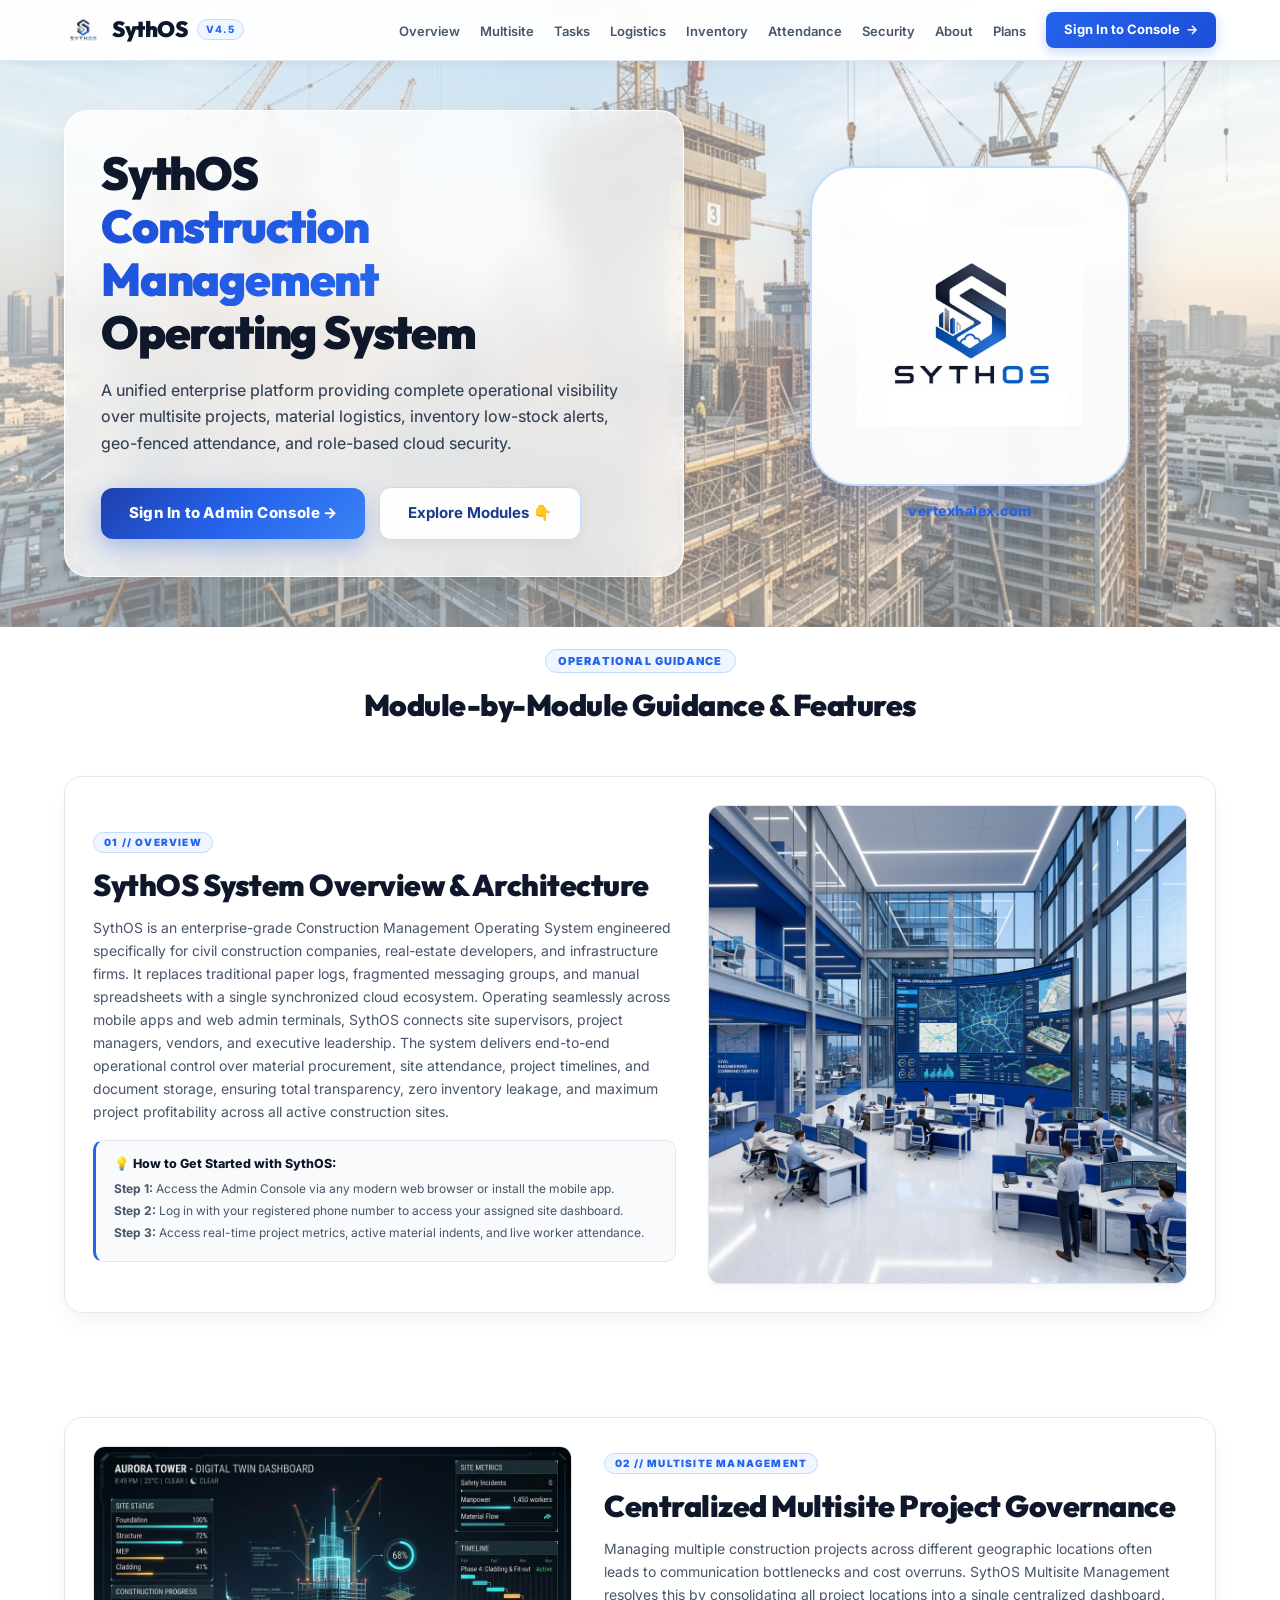
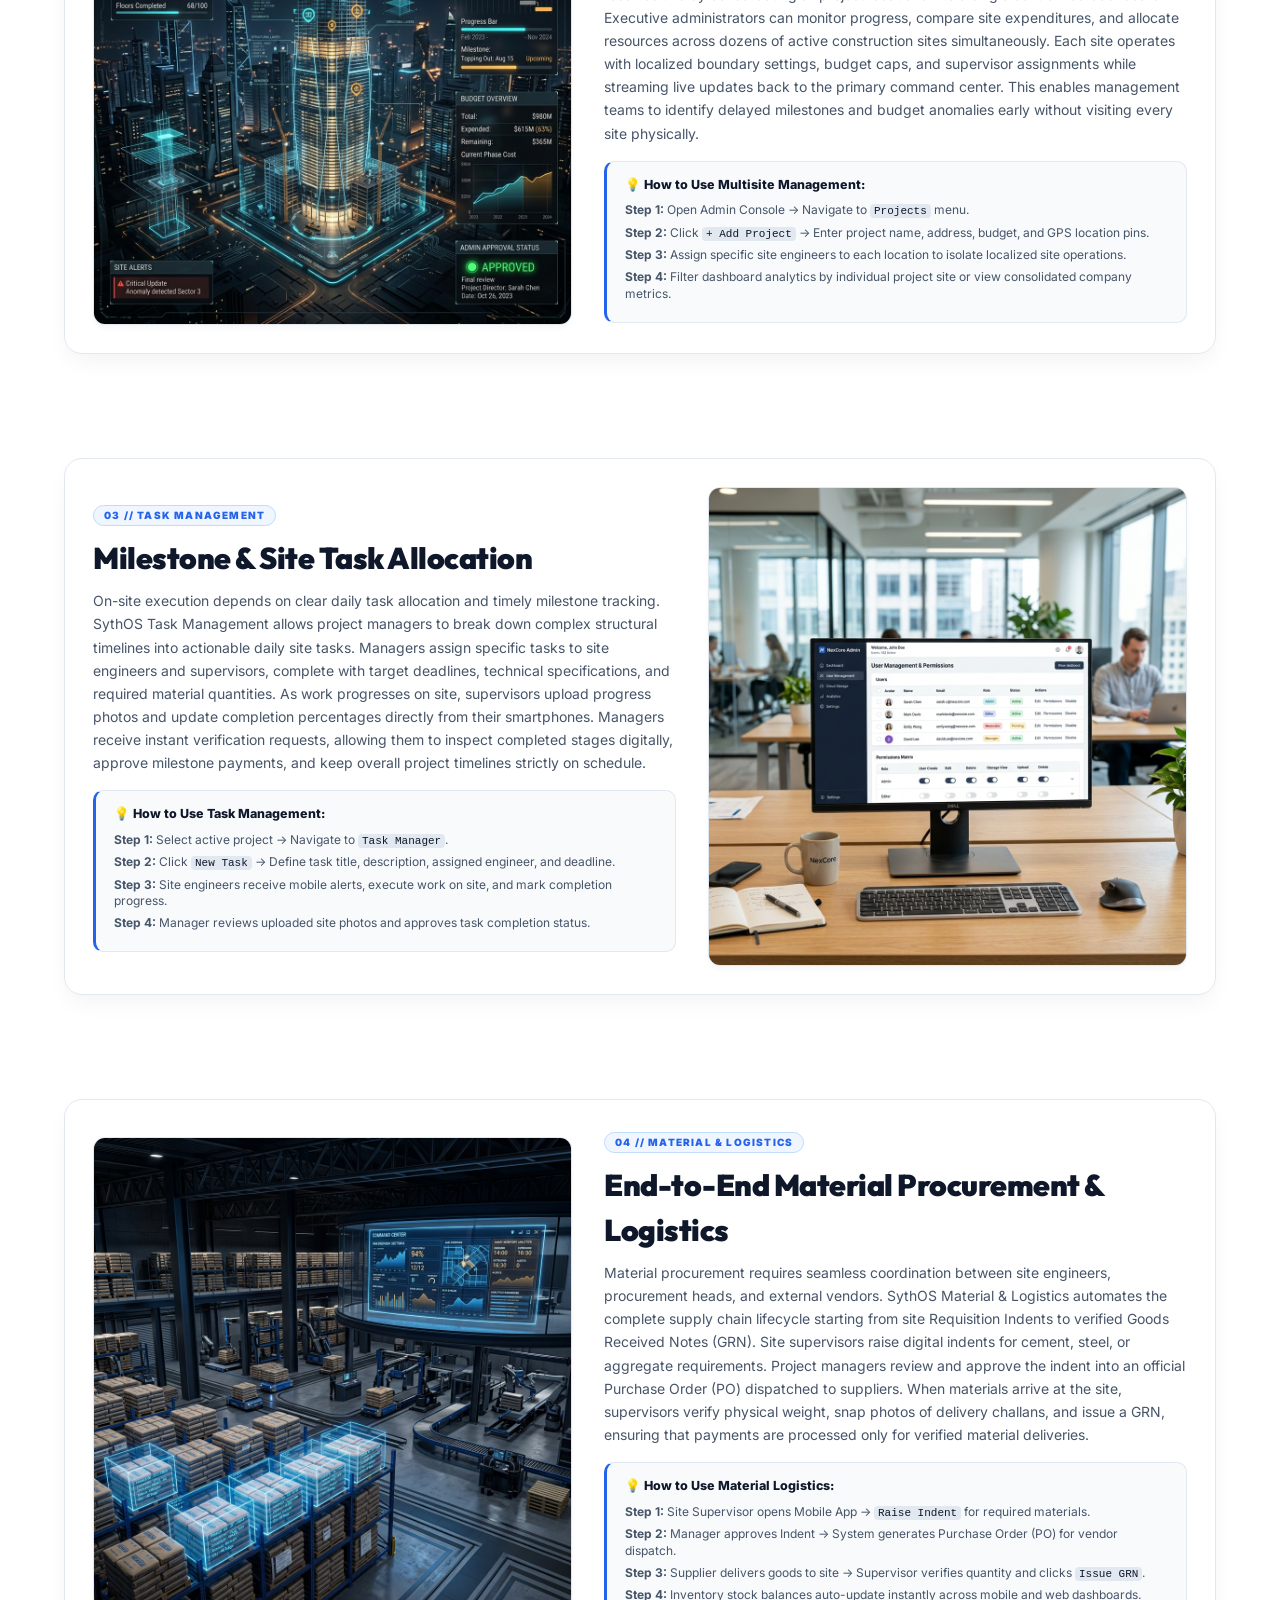
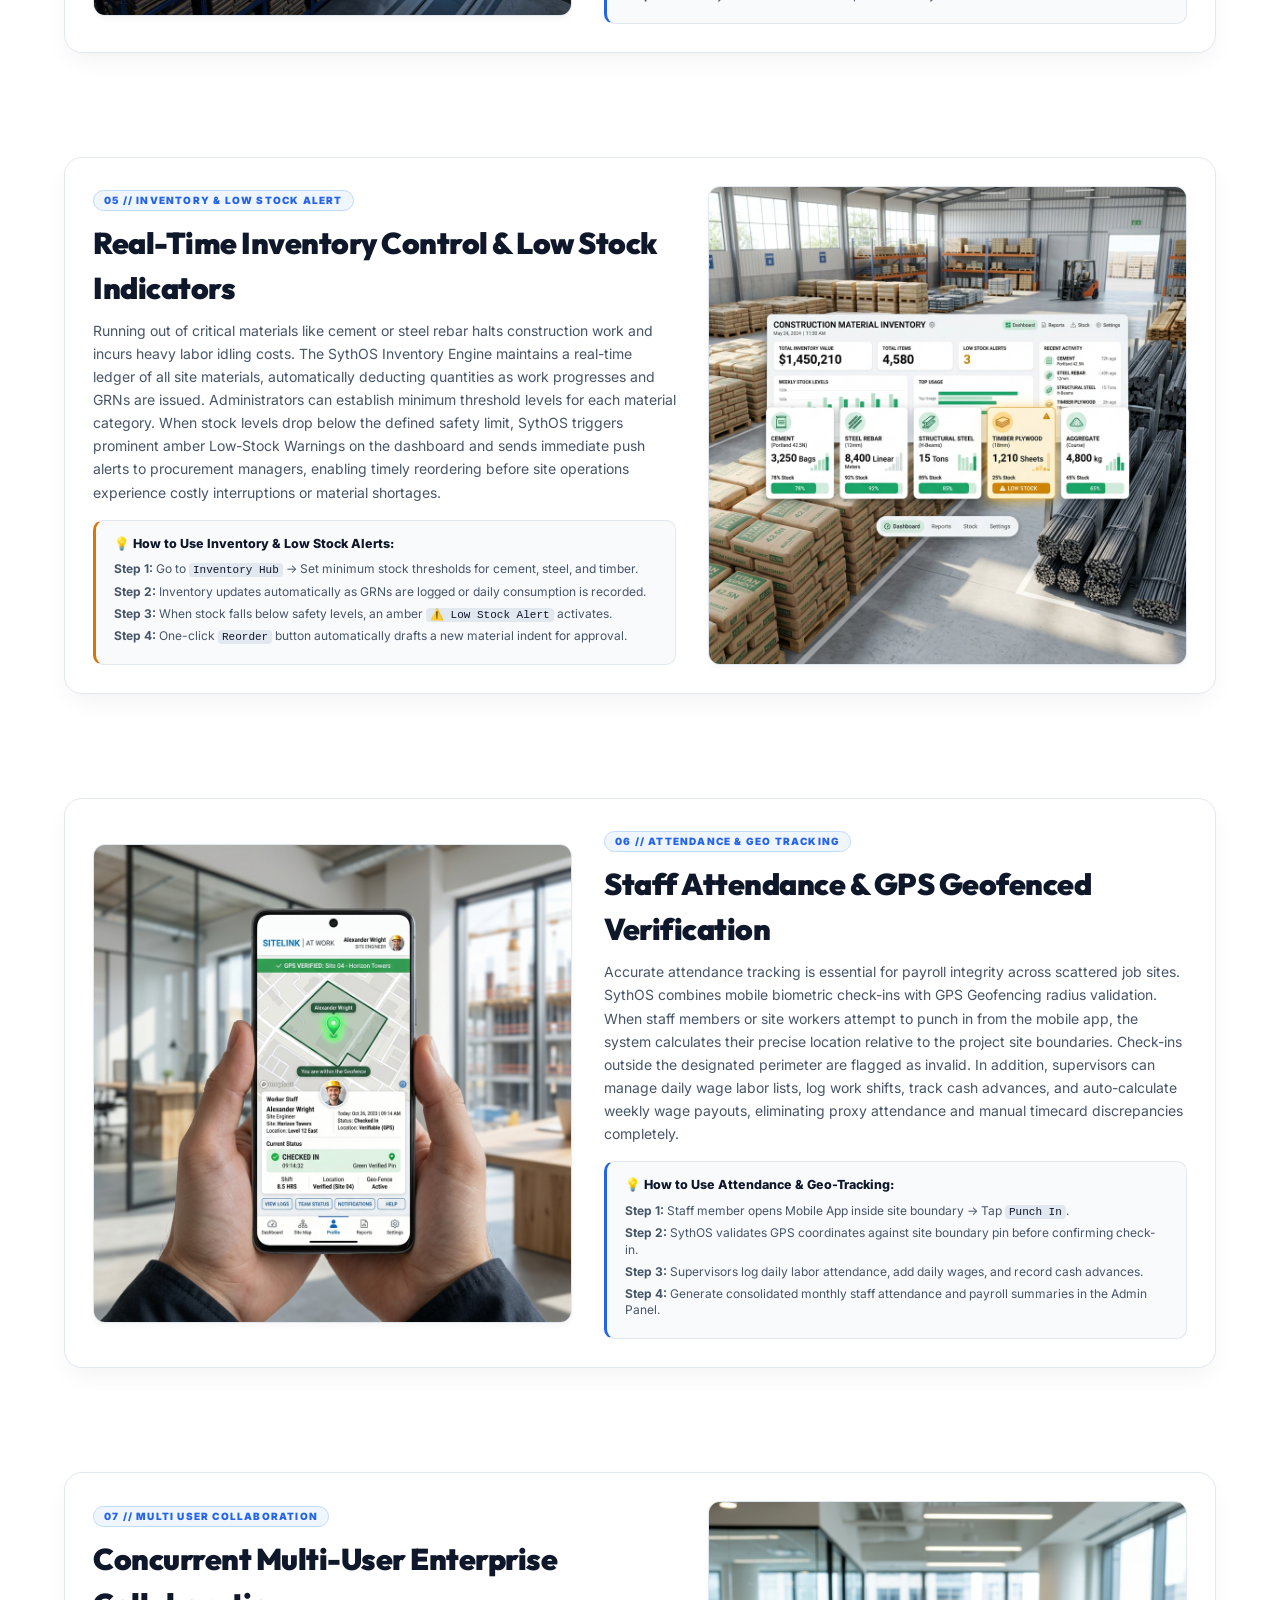
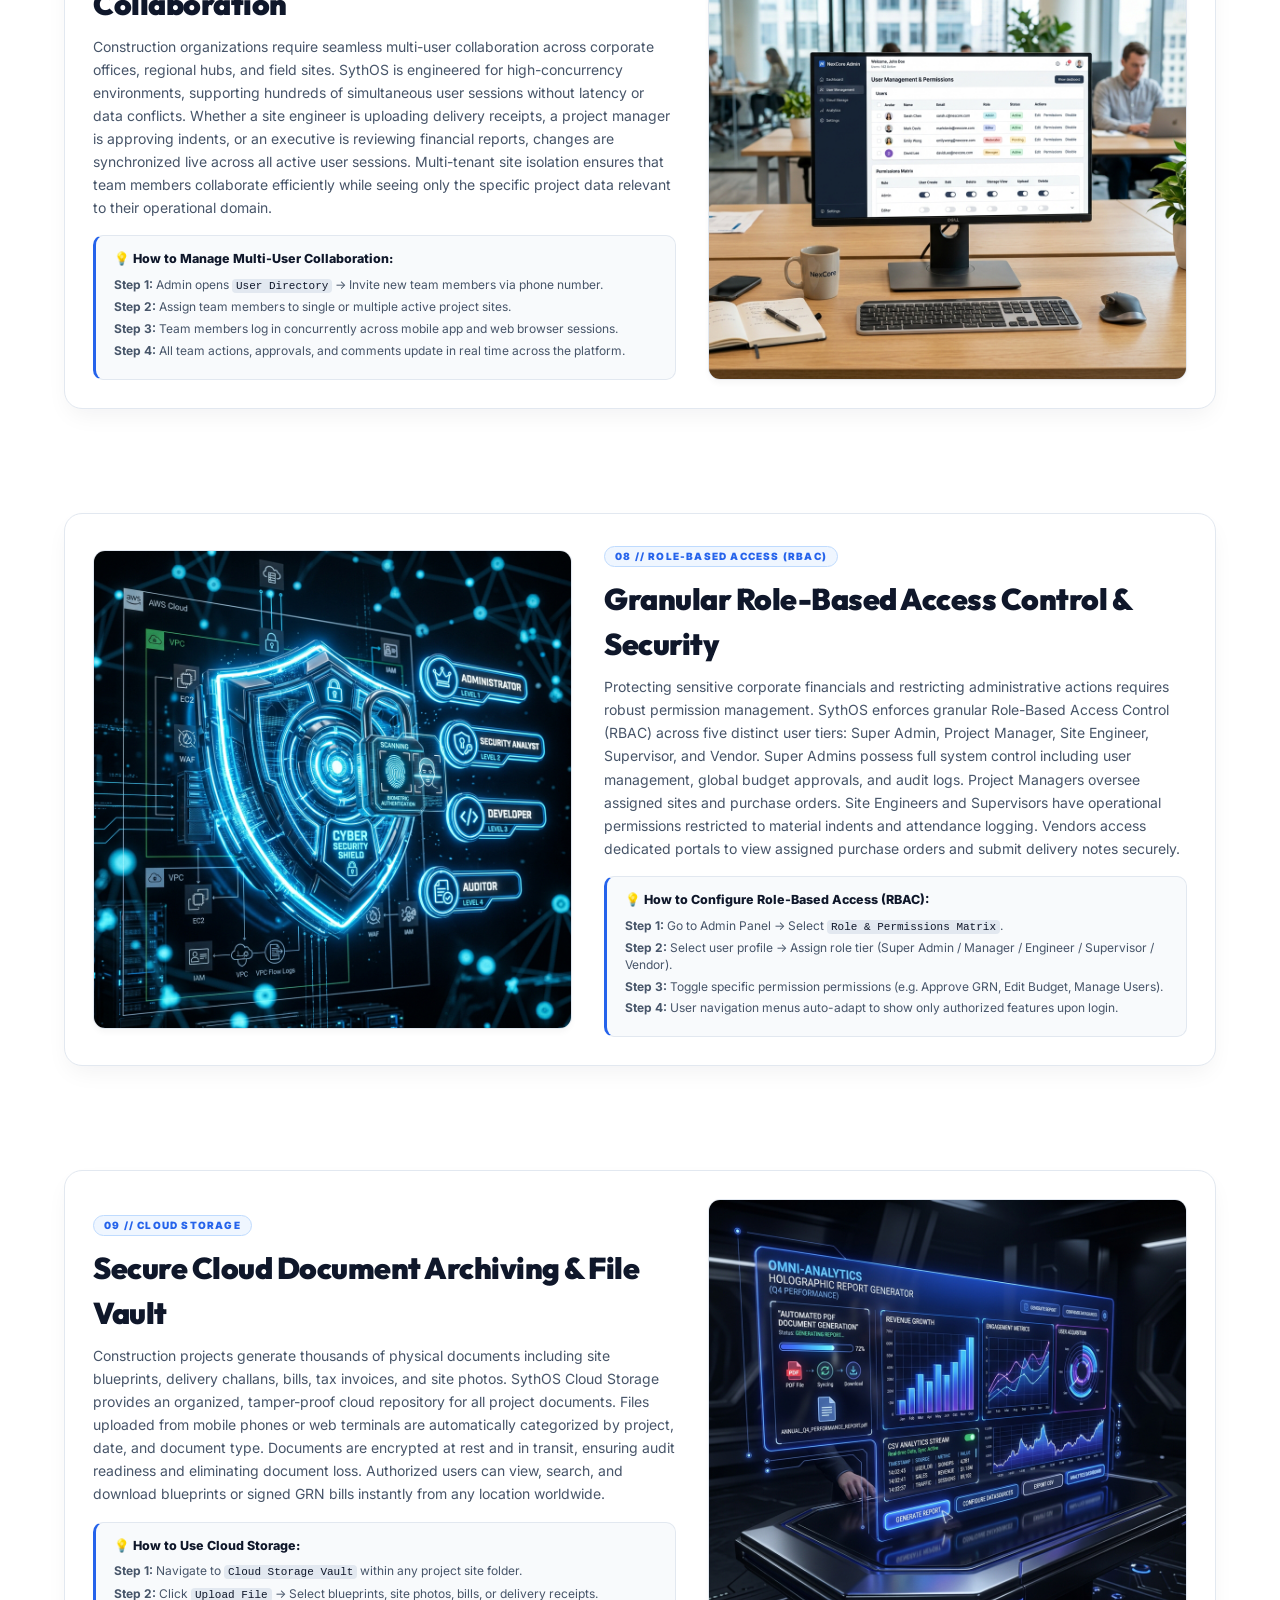
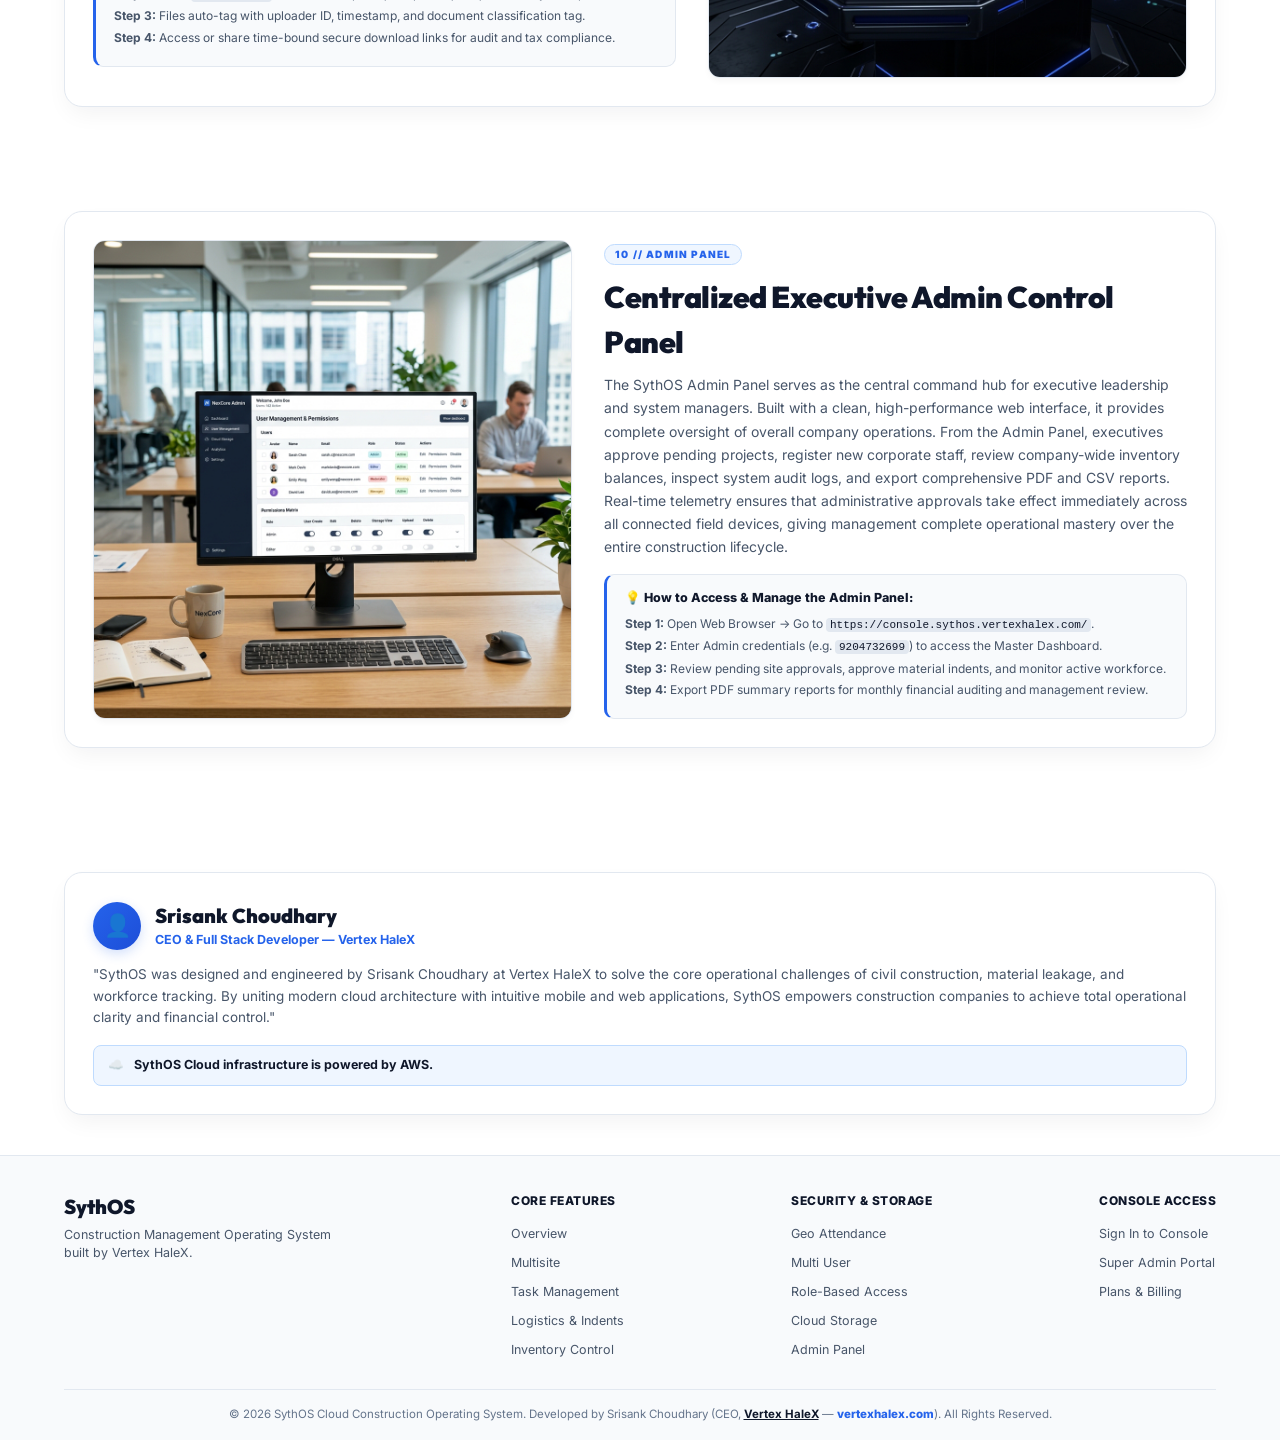
<file: index.html>
<!DOCTYPE html>
<html lang="en">
<head>
  <meta charset="UTF-8" />
  <meta name="viewport" content="width=device-width, initial-scale=1.0, maximum-scale=1.0, user-scalable=no" />
  <title>SythOS — Construction Management Operating System | Vertex HaleX</title>
  <meta name="description" content="SythOS is a Next-Gen Construction Management Operating System engineered by Srisank Choudhary (CEO & Full Stack Developer at Vertex HaleX). Explore complete module-by-module guidance for Multisite, Inventory, Geo-Attendance, RBAC, and Cloud Storage." />
  
  <!-- Favicons & Touch Icons -->
  <link rel="icon" type="image/png" href="assets/logo.png" />
  <link rel="apple-touch-icon" href="assets/logo.png" />
  
  <!-- Open Graph / Facebook -->
  <meta property="og:type" content="website" />
  <meta property="og:url" content="https://sythos.vertexhalex.com/" />
  <meta property="og:title" content="SythOS — Construction Management Operating System" />
  <meta property="og:description" content="SythOS is a Next-Gen Construction Management Operating System engineered by Srisank Choudhary (CEO & Full Stack Developer at Vertex HaleX). Explore complete module-by-module guidance for Multisite, Inventory, Geo-Attendance, RBAC, and Cloud Storage." />
  <meta property="og:image" content="https://sythos.vertexhalex.com/assets/logo.png" />
  
  <!-- Twitter -->
  <meta property="twitter:card" content="summary_large_image" />
  <meta property="twitter:url" content="https://sythos.vertexhalex.com/" />
  <meta property="twitter:title" content="SythOS — Construction Management Operating System" />
  <meta property="twitter:description" content="SythOS is a Next-Gen Construction Management Operating System engineered by Srisank Choudhary (CEO & Full Stack Developer at Vertex HaleX). Explore complete module-by-module guidance for Multisite, Inventory, Geo-Attendance, RBAC, and Cloud Storage." />
  <meta property="twitter:image" content="https://sythos.vertexhalex.com/assets/logo.png" />

  <!-- CSS Fonts & Styles -->
  <link rel="stylesheet" href="style.css" />
</head>
<body>

  <!-- Main Website Content -->
  <div class="content-wrapper">

    <!-- Mobile-Responsive Navigation Bar -->
    <nav class="navbar">
      <a href="#" class="nav-brand">
        <img src="assets/logo.png" alt="SythOS Logo" class="nav-logo" />
        <span class="nav-title">SythOS</span>
        <span class="nav-badge">v4.5</span>
      </a>

      <!-- Desktop Navigation Links -->
      <ul class="nav-links">
        <li><a href="#overview">Overview</a></li>
        <li><a href="#multisite">Multisite</a></li>
        <li><a href="#tasks">Tasks</a></li>
        <li><a href="#logistics">Logistics</a></li>
        <li><a href="#inventory">Inventory</a></li>
        <li><a href="#attendance">Attendance</a></li>
        <li><a href="#rbac">Security</a></li>
        <li><a href="#about">About</a></li>
        <li><a href="plans/">Plans</a></li>
        <li>
          <a href="https://console.sythos.vertexhalex.com/" target="_blank" class="btn-console">
            <span>Sign In to Console</span>
            <span>→</span>
          </a>
        </li>
      </ul>

      <!-- Mobile Hamburger Toggle Button -->
      <button class="mobile-toggle" id="mobileToggle" aria-label="Toggle Mobile Menu">
        <span class="bar"></span>
        <span class="bar"></span>
        <span class="bar"></span>
      </button>

      <!-- Mobile Menu Drawer -->
      <div class="mobile-menu" id="mobileMenu">
        <a href="#overview" class="mobile-link">Overview</a>
        <a href="#multisite" class="mobile-link">Multisite</a>
        <a href="#tasks" class="mobile-link">Tasks</a>
        <a href="#logistics" class="mobile-link">Logistics</a>
        <a href="#inventory" class="mobile-link">Inventory</a>
        <a href="#attendance" class="mobile-link">Attendance</a>
        <a href="#rbac" class="mobile-link">Security</a>
        <a href="#about" class="mobile-link">About</a>
        <a href="plans/" class="mobile-link">Plans</a>
        <a href="https://console.sythos.vertexhalex.com/" target="_blank" class="btn-console mobile-btn-console">
          Sign In to Admin Console →
        </a>
      </div>
    </nav>

    <!-- Compact Hero Section with SythOS LOGO Card -->
    <section class="hero">
      <div class="hero-text">
        <h1 class="hero-title">
          SythOS <span>Construction Management</span> Operating System
        </h1>
        <p class="hero-description">
          A unified enterprise platform providing complete operational visibility over multisite projects, material logistics, inventory low-stock alerts, geo-fenced attendance, and role-based cloud security.
        </p>
        <div class="hero-actions">
          <a href="https://console.sythos.vertexhalex.com/" target="_blank" class="btn-primary">
            Sign In to Admin Console →
          </a>
          <a href="#overview" class="btn-outline">
            Explore Modules 👇
          </a>
        </div>
      </div>

      <!-- Hero Right: Pure Big Animated SythOS Emblem -->
      <div class="hero-media" style="flex-direction: column;">
        <div class="logo-circle">
          <img src="assets/logo.png" alt="SythOS Logo" />
        </div>
        <a href="https://vertexhalex.com" target="_blank" style="margin-top: 14px; color: var(--primary-blue); text-decoration: none; font-weight: 800; font-size: 14px; letter-spacing: 0.5px;">
          vertexhalex.com
        </a>
      </div>
    </section>

    <section style="padding: 20px 5% 0 5%; text-align: center;">
      <span class="section-tag">OPERATIONAL GUIDANCE</span>
      <h2 class="section-title">Module-by-Module Guidance & Features</h2>
    </section>

    <!-- 01. OVERVIEW -->
    <section id="overview" class="section">
      <div class="showcase-row">
        <div class="showcase-text">
          <div class="module-number">01 // OVERVIEW</div>
          <h2 class="section-title">SythOS System Overview & Architecture</h2>
          <p class="guide-text">
            SythOS is an enterprise-grade Construction Management Operating System engineered specifically for civil construction companies, real-estate developers, and infrastructure firms. It replaces traditional paper logs, fragmented messaging groups, and manual spreadsheets with a single synchronized cloud ecosystem. Operating seamlessly across mobile apps and web admin terminals, SythOS connects site supervisors, project managers, vendors, and executive leadership. The system delivers end-to-end operational control over material procurement, site attendance, project timelines, and document storage, ensuring total transparency, zero inventory leakage, and maximum project profitability across all active construction sites.
          </p>
          <div class="guidance-box">
            <h4>💡 How to Get Started with SythOS:</h4>
            <ul>
              <li><strong>Step 1:</strong> Access the Admin Console via any modern web browser or install the mobile app.</li>
              <li><strong>Step 2:</strong> Log in with your registered phone number to access your assigned site dashboard.</li>
              <li><strong>Step 3:</strong> Access real-time project metrics, active material indents, and live worker attendance.</li>
            </ul>
          </div>
        </div>
        <div class="showcase-media">
          <img src="assets/clean_multisite.png" alt="SythOS System Overview" />
        </div>
      </div>
    </section>

    <!-- 02. MULTISITE MANAGEMENT -->
    <section id="multisite" class="section">
      <div class="showcase-row reverse">
        <div class="showcase-text">
          <div class="module-number">02 // MULTISITE MANAGEMENT</div>
          <h2 class="section-title">Centralized Multisite Project Governance</h2>
          <p class="guide-text">
            Managing multiple construction projects across different geographic locations often leads to communication bottlenecks and cost overruns. SythOS Multisite Management resolves this by consolidating all project locations into a single centralized dashboard. Executive administrators can monitor progress, compare site expenditures, and allocate resources across dozens of active construction sites simultaneously. Each site operates with localized boundary settings, budget caps, and supervisor assignments while streaming live updates back to the primary command center. This enables management teams to identify delayed milestones and budget anomalies early without visiting every site physically.
          </p>
          <div class="guidance-box">
            <h4>💡 How to Use Multisite Management:</h4>
            <ul>
              <li><strong>Step 1:</strong> Open Admin Console → Navigate to <code>Projects</code> menu.</li>
              <li><strong>Step 2:</strong> Click <code>+ Add Project</code> → Enter project name, address, budget, and GPS location pins.</li>
              <li><strong>Step 3:</strong> Assign specific site engineers to each location to isolate localized site operations.</li>
              <li><strong>Step 4:</strong> Filter dashboard analytics by individual project site or view consolidated company metrics.</li>
            </ul>
          </div>
        </div>
        <div class="showcase-media">
          <img src="assets/guide_projects.png" alt="SythOS Multisite Management" />
        </div>
      </div>
    </section>

    <!-- 03. TASK MANAGEMENT -->
    <section id="tasks" class="section">
      <div class="showcase-row">
        <div class="showcase-text">
          <div class="module-number">03 // TASK MANAGEMENT</div>
          <h2 class="section-title">Milestone & Site Task Allocation</h2>
          <p class="guide-text">
            On-site execution depends on clear daily task allocation and timely milestone tracking. SythOS Task Management allows project managers to break down complex structural timelines into actionable daily site tasks. Managers assign specific tasks to site engineers and supervisors, complete with target deadlines, technical specifications, and required material quantities. As work progresses on site, supervisors upload progress photos and update completion percentages directly from their smartphones. Managers receive instant verification requests, allowing them to inspect completed stages digitally, approve milestone payments, and keep overall project timelines strictly on schedule.
          </p>
          <div class="guidance-box">
            <h4>💡 How to Use Task Management:</h4>
            <ul>
              <li><strong>Step 1:</strong> Select active project → Navigate to <code>Task Manager</code>.</li>
              <li><strong>Step 2:</strong> Click <code>New Task</code> → Define task title, description, assigned engineer, and deadline.</li>
              <li><strong>Step 3:</strong> Site engineers receive mobile alerts, execute work on site, and mark completion progress.</li>
              <li><strong>Step 4:</strong> Manager reviews uploaded site photos and approves task completion status.</li>
            </ul>
          </div>
        </div>
        <div class="showcase-media">
          <img src="assets/clean_admin.png" alt="SythOS Task Management" />
        </div>
      </div>
    </section>

    <!-- 04. MATERIAL & LOGISTICS -->
    <section id="logistics" class="section">
      <div class="showcase-row reverse">
        <div class="showcase-text">
          <div class="module-number">04 // MATERIAL & LOGISTICS</div>
          <h2 class="section-title">End-to-End Material Procurement & Logistics</h2>
          <p class="guide-text">
            Material procurement requires seamless coordination between site engineers, procurement heads, and external vendors. SythOS Material & Logistics automates the complete supply chain lifecycle starting from site Requisition Indents to verified Goods Received Notes (GRN). Site supervisors raise digital indents for cement, steel, or aggregate requirements. Project managers review and approve the indent into an official Purchase Order (PO) dispatched to suppliers. When materials arrive at the site, supervisors verify physical weight, snap photos of delivery challans, and issue a GRN, ensuring that payments are processed only for verified material deliveries.
          </p>
          <div class="guidance-box">
            <h4>💡 How to Use Material Logistics:</h4>
            <ul>
              <li><strong>Step 1:</strong> Site Supervisor opens Mobile App → <code>Raise Indent</code> for required materials.</li>
              <li><strong>Step 2:</strong> Manager approves Indent → System generates Purchase Order (PO) for vendor dispatch.</li>
              <li><strong>Step 3:</strong> Supplier delivers goods to site → Supervisor verifies quantity and clicks <code>Issue GRN</code>.</li>
              <li><strong>Step 4:</strong> Inventory stock balances auto-update instantly across mobile and web dashboards.</li>
            </ul>
          </div>
        </div>
        <div class="showcase-media">
          <img src="assets/materials_logistics.png" alt="SythOS Material Logistics" />
        </div>
      </div>
    </section>

    <!-- 05. INVENTORY WITH LOW STOCK INDICATION -->
    <section id="inventory" class="section">
      <div class="showcase-row">
        <div class="showcase-text">
          <div class="module-number">05 // INVENTORY & LOW STOCK ALERT</div>
          <h2 class="section-title">Real-Time Inventory Control & Low Stock Indicators</h2>
          <p class="guide-text">
            Running out of critical materials like cement or steel rebar halts construction work and incurs heavy labor idling costs. The SythOS Inventory Engine maintains a real-time ledger of all site materials, automatically deducting quantities as work progresses and GRNs are issued. Administrators can establish minimum threshold levels for each material category. When stock levels drop below the defined safety limit, SythOS triggers prominent amber Low-Stock Warnings on the dashboard and sends immediate push alerts to procurement managers, enabling timely reordering before site operations experience costly interruptions or material shortages.
          </p>
          <div class="guidance-box amber-border">
            <h4>💡 How to Use Inventory & Low Stock Alerts:</h4>
            <ul>
              <li><strong>Step 1:</strong> Go to <code>Inventory Hub</code> → Set minimum stock thresholds for cement, steel, and timber.</li>
              <li><strong>Step 2:</strong> Inventory updates automatically as GRNs are logged or daily consumption is recorded.</li>
              <li><strong>Step 3:</strong> When stock falls below safety levels, an amber <code>⚠️ Low Stock Alert</code> activates.</li>
              <li><strong>Step 4:</strong> One-click <code>Reorder</code> button automatically drafts a new material indent for approval.</li>
            </ul>
          </div>
        </div>
        <div class="showcase-media">
          <img src="assets/clean_inventory.png" alt="SythOS Inventory Control" />
        </div>
      </div>
    </section>

    <!-- 06. ATTENDANCE & GEO TRACKING -->
    <section id="attendance" class="section">
      <div class="showcase-row reverse">
        <div class="showcase-text">
          <div class="module-number">06 // ATTENDANCE & GEO TRACKING</div>
          <h2 class="section-title">Staff Attendance & GPS Geofenced Verification</h2>
          <p class="guide-text">
            Accurate attendance tracking is essential for payroll integrity across scattered job sites. SythOS combines mobile biometric check-ins with GPS Geofencing radius validation. When staff members or site workers attempt to punch in from the mobile app, the system calculates their precise location relative to the project site boundaries. Check-ins outside the designated perimeter are flagged as invalid. In addition, supervisors can manage daily wage labor lists, log work shifts, track cash advances, and auto-calculate weekly wage payouts, eliminating proxy attendance and manual timecard discrepancies completely.
          </p>
          <div class="guidance-box">
            <h4>💡 How to Use Attendance & Geo-Tracking:</h4>
            <ul>
              <li><strong>Step 1:</strong> Staff member opens Mobile App inside site boundary → Tap <code>Punch In</code>.</li>
              <li><strong>Step 2:</strong> SythOS validates GPS coordinates against site boundary pin before confirming check-in.</li>
              <li><strong>Step 3:</strong> Supervisors log daily labor attendance, add daily wages, and record cash advances.</li>
              <li><strong>Step 4:</strong> Generate consolidated monthly staff attendance and payroll summaries in the Admin Panel.</li>
            </ul>
          </div>
        </div>
        <div class="showcase-media">
          <img src="assets/clean_attendance.png" alt="SythOS Geo Attendance" />
        </div>
      </div>
    </section>

    <!-- 07. MULTI USER -->
    <section id="multiuser" class="section">
      <div class="showcase-row">
        <div class="showcase-text">
          <div class="module-number">07 // MULTI USER COLLABORATION</div>
          <h2 class="section-title">Concurrent Multi-User Enterprise Collaboration</h2>
          <p class="guide-text">
            Construction organizations require seamless multi-user collaboration across corporate offices, regional hubs, and field sites. SythOS is engineered for high-concurrency environments, supporting hundreds of simultaneous user sessions without latency or data conflicts. Whether a site engineer is uploading delivery receipts, a project manager is approving indents, or an executive is reviewing financial reports, changes are synchronized live across all active user sessions. Multi-tenant site isolation ensures that team members collaborate efficiently while seeing only the specific project data relevant to their operational domain.
          </p>
          <div class="guidance-box">
            <h4>💡 How to Manage Multi-User Collaboration:</h4>
            <ul>
              <li><strong>Step 1:</strong> Admin opens <code>User Directory</code> → Invite new team members via phone number.</li>
              <li><strong>Step 2:</strong> Assign team members to single or multiple active project sites.</li>
              <li><strong>Step 3:</strong> Team members log in concurrently across mobile app and web browser sessions.</li>
              <li><strong>Step 4:</strong> All team actions, approvals, and comments update in real time across the platform.</li>
            </ul>
          </div>
        </div>
        <div class="showcase-media">
          <img src="assets/clean_admin.png" alt="SythOS Multi User Collaboration" />
        </div>
      </div>
    </section>

    <!-- 08. ROLE-BASED ACCESS CONTROL (RBAC) -->
    <section id="rbac" class="section">
      <div class="showcase-row reverse">
        <div class="showcase-text">
          <div class="module-number">08 // ROLE-BASED ACCESS (RBAC)</div>
          <h2 class="section-title">Granular Role-Based Access Control & Security</h2>
          <p class="guide-text">
            Protecting sensitive corporate financials and restricting administrative actions requires robust permission management. SythOS enforces granular Role-Based Access Control (RBAC) across five distinct user tiers: Super Admin, Project Manager, Site Engineer, Supervisor, and Vendor. Super Admins possess full system control including user management, global budget approvals, and audit logs. Project Managers oversee assigned sites and purchase orders. Site Engineers and Supervisors have operational permissions restricted to material indents and attendance logging. Vendors access dedicated portals to view assigned purchase orders and submit delivery notes securely.
          </p>
          <div class="guidance-box">
            <h4>💡 How to Configure Role-Based Access (RBAC):</h4>
            <ul>
              <li><strong>Step 1:</strong> Go to Admin Panel → Select <code>Role & Permissions Matrix</code>.</li>
              <li><strong>Step 2:</strong> Select user profile → Assign role tier (Super Admin / Manager / Engineer / Supervisor / Vendor).</li>
              <li><strong>Step 3:</strong> Toggle specific permission permissions (e.g. Approve GRN, Edit Budget, Manage Users).</li>
              <li><strong>Step 4:</strong> User navigation menus auto-adapt to show only authorized features upon login.</li>
            </ul>
          </div>
        </div>
        <div class="showcase-media">
          <img src="assets/guide_rbac.png" alt="SythOS RBAC Security" />
        </div>
      </div>
    </section>

    <!-- 09. CLOUD STORAGE -->
    <section id="storage" class="section">
      <div class="showcase-row">
        <div class="showcase-text">
          <div class="module-number">09 // CLOUD STORAGE</div>
          <h2 class="section-title">Secure Cloud Document Archiving & File Vault</h2>
          <p class="guide-text">
            Construction projects generate thousands of physical documents including site blueprints, delivery challans, bills, tax invoices, and site photos. SythOS Cloud Storage provides an organized, tamper-proof cloud repository for all project documents. Files uploaded from mobile phones or web terminals are automatically categorized by project, date, and document type. Documents are encrypted at rest and in transit, ensuring audit readiness and eliminating document loss. Authorized users can view, search, and download blueprints or signed GRN bills instantly from any location worldwide.
          </p>
          <div class="guidance-box">
            <h4>💡 How to Use Cloud Storage:</h4>
            <ul>
              <li><strong>Step 1:</strong> Navigate to <code>Cloud Storage Vault</code> within any project site folder.</li>
              <li><strong>Step 2:</strong> Click <code>Upload File</code> → Select blueprints, site photos, bills, or delivery receipts.</li>
              <li><strong>Step 3:</strong> Files auto-tag with uploader ID, timestamp, and document classification tag.</li>
              <li><strong>Step 4:</strong> Access or share time-bound secure download links for audit and tax compliance.</li>
            </ul>
          </div>
        </div>
        <div class="showcase-media">
          <img src="assets/guide_reports.png" alt="SythOS Cloud Storage Vault" />
        </div>
      </div>
    </section>

    <!-- 10. ADMIN PANEL -->
    <section id="adminpanel" class="section">
      <div class="showcase-row reverse">
        <div class="showcase-text">
          <div class="module-number">10 // ADMIN PANEL</div>
          <h2 class="section-title">Centralized Executive Admin Control Panel</h2>
          <p class="guide-text">
            The SythOS Admin Panel serves as the central command hub for executive leadership and system managers. Built with a clean, high-performance web interface, it provides complete oversight of overall company operations. From the Admin Panel, executives approve pending projects, register new corporate staff, review company-wide inventory balances, inspect system audit logs, and export comprehensive PDF and CSV reports. Real-time telemetry ensures that administrative approvals take effect immediately across all connected field devices, giving management complete operational mastery over the entire construction lifecycle.
          </p>
          <div class="guidance-box">
            <h4>💡 How to Access & Manage the Admin Panel:</h4>
            <ul>
              <li><strong>Step 1:</strong> Open Web Browser → Go to <code>https://console.sythos.vertexhalex.com/</code>.</li>
              <li><strong>Step 2:</strong> Enter Admin credentials (e.g. <code>9204732699</code>) to access the Master Dashboard.</li>
              <li><strong>Step 3:</strong> Review pending site approvals, approve material indents, and monitor active workforce.</li>
              <li><strong>Step 4:</strong> Export PDF summary reports for monthly financial auditing and management review.</li>
            </ul>
          </div>
        </div>
        <div class="showcase-media">
          <img src="assets/clean_admin.png" alt="SythOS Executive Admin Panel" />
        </div>
      </div>
    </section>

    <!-- About Section & Founder Spotlight -->
    <section id="about" class="section">
      <div class="about-card">
        <div class="about-header">
          <div class="about-avatar">
            👤
          </div>
          <div class="about-info">
            <h3>Srisank Choudhary</h3>
            <p>CEO & Full Stack Developer — Vertex HaleX</p>
          </div>
        </div>
        <p class="about-bio">
          "SythOS was designed and engineered by Srisank Choudhary at Vertex HaleX to solve the core operational challenges of civil construction, material leakage, and workforce tracking. By uniting modern cloud architecture with intuitive mobile and web applications, SythOS empowers construction companies to achieve total operational clarity and financial control."
        </p>

        <!-- Required Cloud Infrastructure Note at the bottom -->
        <div class="cloud-note-box">
          <span>☁️</span>
          <span>SythOS Cloud infrastructure is powered by AWS.</span>
        </div>
      </div>
    </section>

    <!-- Footer -->
    <footer class="footer">
      <div class="footer-top">
        <div class="footer-brand">
          <h2>SythOS</h2>
          <p>Construction Management Operating System built by Vertex HaleX.</p>
        </div>
        <div class="footer-links">
          <h4>Core Features</h4>
          <ul>
            <li><a href="#overview">Overview</a></li>
            <li><a href="#multisite">Multisite</a></li>
            <li><a href="#tasks">Task Management</a></li>
            <li><a href="#logistics">Logistics & Indents</a></li>
            <li><a href="#inventory">Inventory Control</a></li>
          </ul>
        </div>
        <div class="footer-links">
          <h4>Security & Storage</h4>
          <ul>
            <li><a href="#attendance">Geo Attendance</a></li>
            <li><a href="#multiuser">Multi User</a></li>
            <li><a href="#rbac">Role-Based Access</a></li>
            <li><a href="#storage">Cloud Storage</a></li>
            <li><a href="#adminpanel">Admin Panel</a></li>
          </ul>
        </div>
        <div class="footer-links">
          <h4>Console Access</h4>
          <ul>
            <li><a href="https://console.sythos.vertexhalex.com/" target="_blank">Sign In to Console</a></li>
            <li><a href="https://console.sythos.vertexhalex.com/" target="_blank">Super Admin Portal</a></li>
            <li><a href="plans/">Plans & Billing</a></li>
          </ul>
        </div>
      </div>
      <div class="footer-bottom">
        <p>© 2026 SythOS Cloud Construction Operating System. Developed by Srisank Choudhary (CEO, <a href="https://vertexhalex.com" target="_blank" style="color: var(--text-main); font-weight: 700; text-decoration: underline;">Vertex HaleX</a> — <a href="https://vertexhalex.com" target="_blank" style="color: var(--primary-blue); font-weight: 800; text-decoration: none;">vertexhalex.com</a>). All Rights Reserved.</p>
      </div>
    </footer>

  </div>

  <!-- JavaScript Animation & Mobile Engine -->
  <script src="script.js"></script>
</body>
</html>
</file>
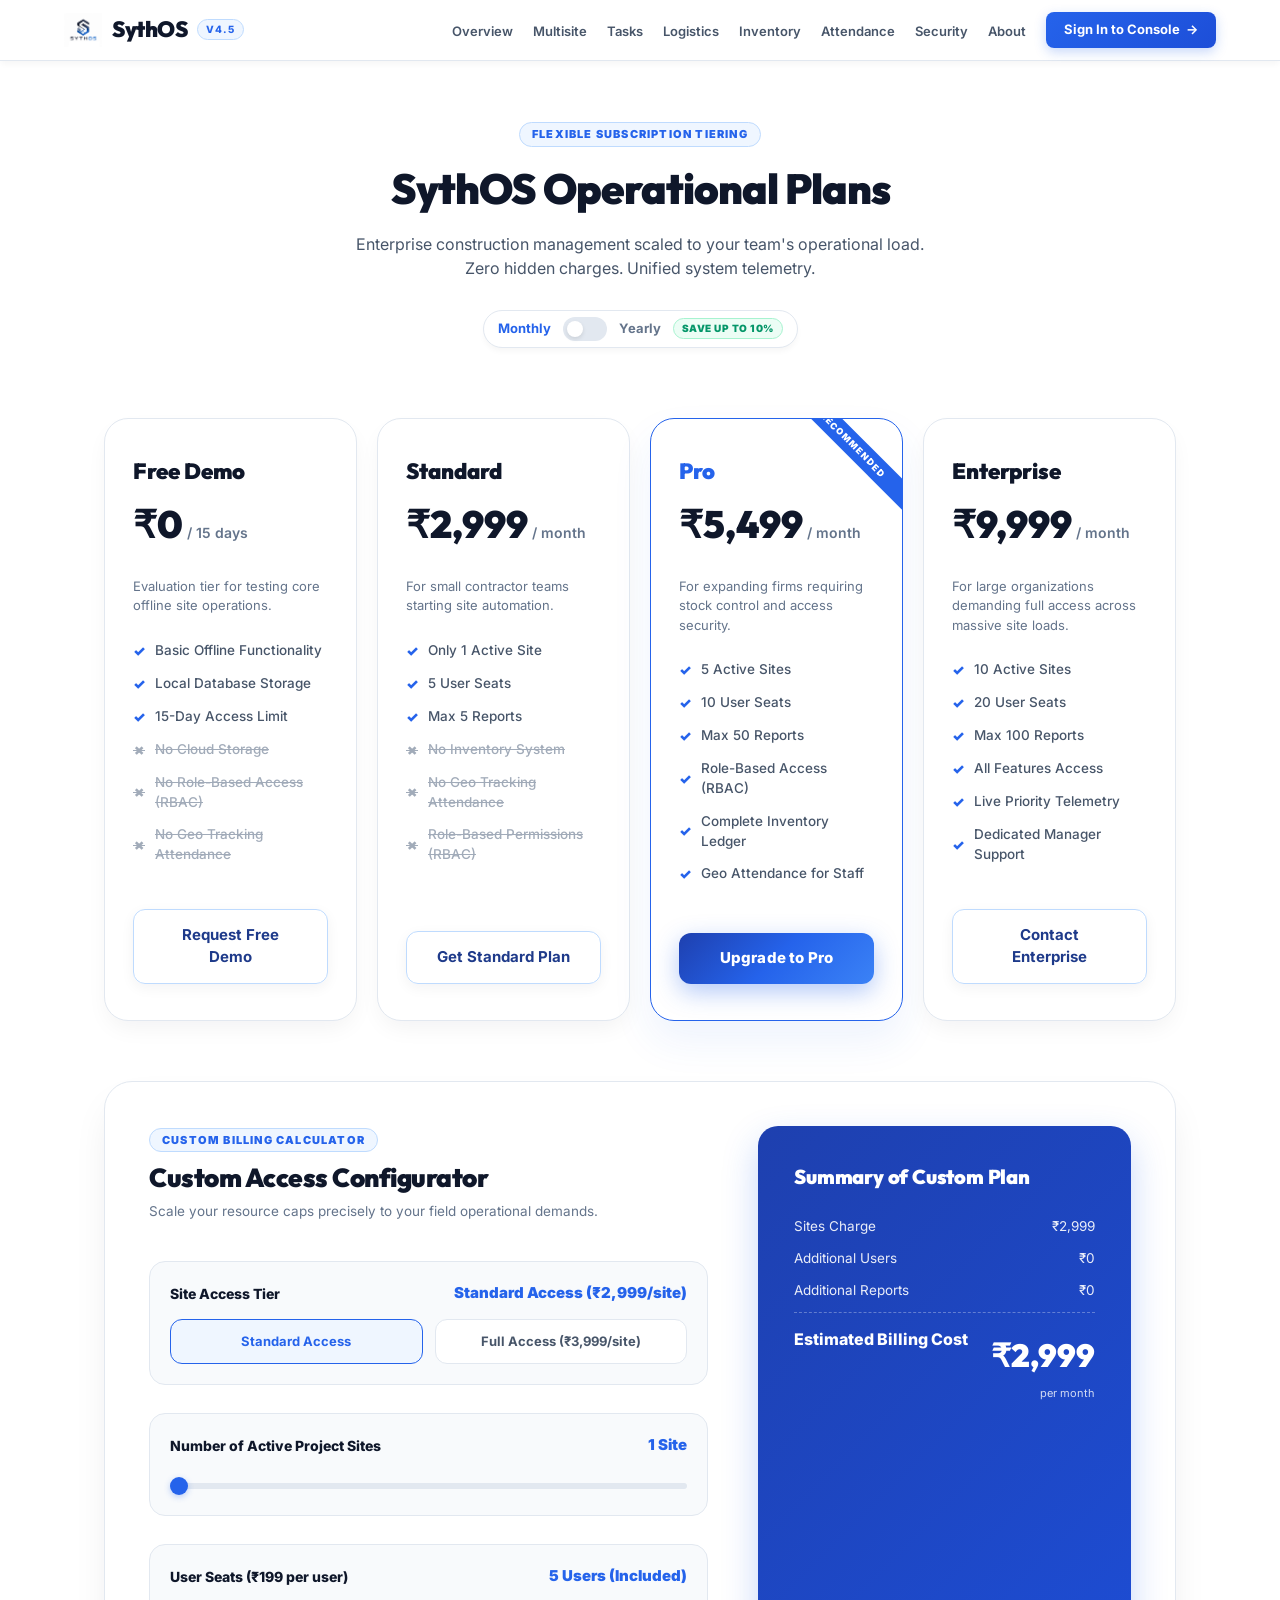
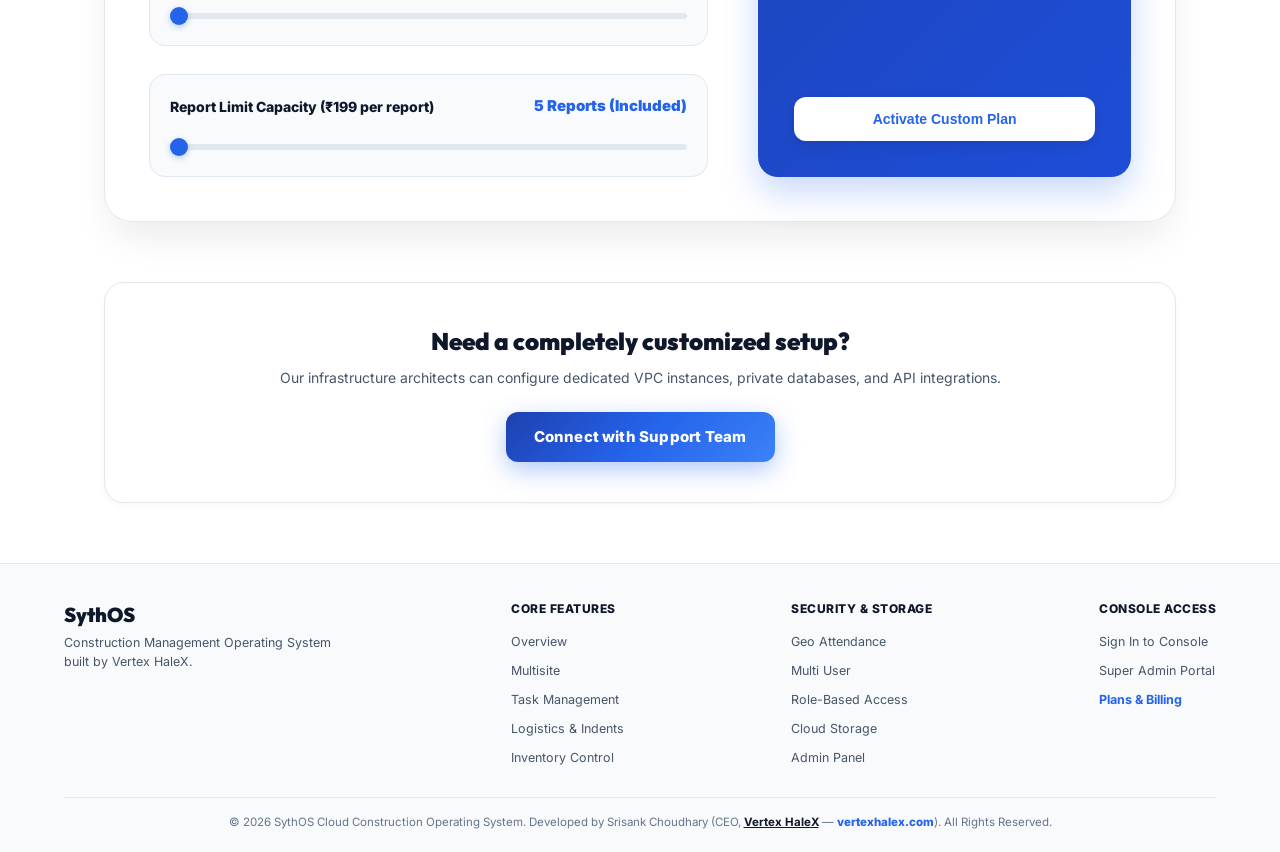
<file: plans/index.html>
<!DOCTYPE html>
<html lang="en">
<head>
  <meta charset="UTF-8" />
  <meta name="viewport" content="width=device-width, initial-scale=1.0, maximum-scale=1.0, user-scalable=no" />
  <title>Pricing Plans & Billing — SythOS | Vertex HaleX</title>
  <meta name="description" content="Choose the perfect plan for your construction team. Standard, Pro, Enterprise, and Custom Access plans with real-time site, user, and report scaling." />
  
  <!-- Favicons & Touch Icons -->
  <link rel="icon" type="image/png" href="../assets/logo.png" />
  <link rel="apple-touch-icon" href="../assets/logo.png" />
  
  <!-- Open Graph / Facebook -->
  <meta property="og:type" content="website" />
  <meta property="og:url" content="https://sythos.vertexhalex.com/plans/" />
  <meta property="og:title" content="Pricing Plans & Billing — SythOS" />
  <meta property="og:description" content="Choose the perfect plan for your construction team. Standard, Pro, Enterprise, and Custom Access plans with real-time site, user, and report scaling." />
  <meta property="og:image" content="https://sythos.vertexhalex.com/assets/logo.png" />
  
  <!-- Twitter -->
  <meta property="twitter:card" content="summary_large_image" />
  <meta property="twitter:url" content="https://sythos.vertexhalex.com/plans/" />
  <meta property="twitter:title" content="Pricing Plans & Billing — SythOS" />
  <meta property="twitter:description" content="Choose the perfect plan for your construction team. Standard, Pro, Enterprise, and Custom Access plans with real-time site, user, and report scaling." />
  <meta property="twitter:image" content="https://sythos.vertexhalex.com/assets/logo.png" />

  <!-- CSS Fonts & Styles -->
  <link rel="stylesheet" href="../style.css" />
  
  <style>
    /* Plans Specific Styles matching pristine white design system */
    body {
      background-color: #F8FAFC;
    }
    
    .plans-container {
      padding: 120px 5% 60px 5%;
      max-width: 1200px;
      margin: 0 auto;
    }
    
    .plans-header {
      text-align: center;
      margin-bottom: 50px;
    }
    
    .plans-header h1 {
      font-family: var(--font-heading);
      font-size: 42px;
      font-weight: 900;
      color: var(--text-main);
      letter-spacing: -1px;
      margin-bottom: 12px;
    }
    
    .plans-header p {
      color: var(--text-muted);
      font-size: 16px;
      max-width: 600px;
      margin: 0 auto 30px auto;
    }
    
    /* Toggle Switch */
    .billing-toggle-container {
      display: inline-flex;
      align-items: center;
      gap: 12px;
      background: #FFFFFF;
      border: 1px solid var(--border-light);
      padding: 6px 14px;
      border-radius: 30px;
      box-shadow: var(--shadow-sm);
      margin-bottom: 20px;
    }
    
    .toggle-label {
      font-size: 13px;
      font-weight: 700;
      color: var(--text-sub);
      cursor: pointer;
      user-select: none;
      transition: color 0.2s;
    }
    
    .toggle-label.active {
      color: var(--primary-blue);
    }
    
    .switch {
      position: relative;
      display: inline-block;
      width: 44px;
      height: 24px;
    }
    
    .switch input {
      opacity: 0;
      width: 0;
      height: 0;
    }
    
    .slider {
      position: absolute;
      cursor: pointer;
      top: 0;
      left: 0;
      right: 0;
      bottom: 0;
      background-color: var(--border-light);
      transition: .3s;
      border-radius: 24px;
    }
    
    .slider:before {
      position: absolute;
      content: "";
      height: 16px;
      width: 16px;
      left: 4px;
      bottom: 4px;
      background-color: white;
      transition: .3s;
      border-radius: 50%;
      box-shadow: 0 2px 4px rgba(0,0,0,0.1);
    }
    
    input:checked + .slider {
      background-color: var(--primary-blue);
    }
    
    input:checked + .slider:before {
      transform: translateX(20px);
    }
    
    .save-badge {
      font-size: 10px;
      font-weight: 900;
      color: var(--accent-emerald);
      background: #ECFDF5;
      border: 1px solid #A7F3D0;
      padding: 2px 8px;
      border-radius: 12px;
      text-transform: uppercase;
      letter-spacing: 0.5px;
    }
    
    /* Plans Grid */
    .plans-grid {
      display: grid;
      grid-template-columns: repeat(4, 1fr);
      gap: 20px;
      margin-bottom: 60px;
    }
    
    @media (max-width: 1200px) {
      .plans-grid {
        grid-template-columns: repeat(2, 1fr);
        gap: 30px;
      }
    }

    
    .plan-card {
      background: #FFFFFF;
      border: 1.5px solid var(--border-light);
      border-radius: 24px;
      padding: 36px 28px;
      box-shadow: var(--shadow-md);
      position: relative;
      overflow: hidden;
      display: flex;
      flex-direction: column;
      transition: all 0.3s cubic-bezier(0.4, 0, 0.2, 1);
    }
    
    .plan-card:hover {
      transform: translateY(-5px);
      box-shadow: var(--shadow-lg);
      border-color: var(--border-active);
    }
    
    .plan-card.popular {
      border-color: var(--primary-blue);
      box-shadow: 0 20px 40px rgba(37, 99, 235, 0.08);
    }
    
    .plan-card.popular::before {
      content: "RECOMMENDED";
      position: absolute;
      top: 15px;
      right: -35px;
      background: var(--primary-blue);
      color: #FFFFFF;
      font-size: 9px;
      font-weight: 900;
      padding: 4px 40px;
      transform: rotate(45deg);
      letter-spacing: 1px;
    }
    
    .plan-name {
      font-family: var(--font-heading);
      font-size: 22px;
      font-weight: 900;
      color: var(--text-main);
      margin-bottom: 8px;
    }
    
    .plan-price-container {
      display: flex;
      align-items: baseline;
      gap: 4px;
      margin-bottom: 24px;
    }
    
    .plan-price {
      font-family: var(--font-heading);
      font-size: 38px;
      font-weight: 900;
      color: var(--text-main);
    }
    
    .plan-period {
      color: var(--text-sub);
      font-size: 14px;
      font-weight: 600;
    }
    
    .plan-features {
      list-style: none;
      margin-bottom: 32px;
      flex-grow: 1;
    }
    
    .plan-features li {
      display: flex;
      align-items: center;
      gap: 10px;
      font-size: 13.5px;
      color: var(--text-muted);
      margin-bottom: 12px;
      font-weight: 500;
    }
    
    .plan-features li.unavailable {
      color: var(--text-sub);
      text-decoration: line-through;
      opacity: 0.6;
    }
    
    .plan-features li .check-icon {
      color: var(--primary-blue);
      font-weight: 900;
      font-size: 14px;
    }
    
    .plan-features li.unavailable .check-icon {
      color: var(--text-sub);
    }
    
    /* Interactive Custom Calculator */
    .custom-builder-section {
      background: #FFFFFF;
      border: 1.5px solid var(--border-light);
      border-radius: 28px;
      padding: 44px;
      box-shadow: var(--shadow-lg);
      margin-bottom: 60px;
    }
    
    .builder-grid {
      display: grid;
      grid-template-columns: 1.2fr 0.8fr;
      gap: 50px;
    }
    
    .builder-controls {
      display: flex;
      flex-direction: column;
      gap: 28px;
    }
    
    .builder-title {
      font-family: var(--font-heading);
      font-size: 26px;
      font-weight: 900;
      color: var(--text-main);
      letter-spacing: -0.5px;
      margin-bottom: 4px;
    }
    
    .builder-subtitle {
      font-size: 13.5px;
      color: var(--text-sub);
      margin-bottom: 12px;
    }
    
    .control-card {
      background: var(--bg-card-inner);
      border: 1px solid var(--border-light);
      border-radius: 16px;
      padding: 20px;
    }
    
    .control-header {
      display: flex;
      justify-content: space-between;
      align-items: center;
      margin-bottom: 14px;
    }
    
    .control-label {
      font-weight: 800;
      font-size: 14px;
      color: var(--text-main);
    }
    
    .control-value {
      font-family: var(--font-mono);
      font-weight: 900;
      color: var(--primary-blue);
      font-size: 15px;
    }
    
    .access-toggle-container {
      display: grid;
      grid-template-columns: 1fr 1fr;
      gap: 12px;
    }
    
    .access-toggle-btn {
      background: #FFFFFF;
      border: 1.5px solid var(--border-light);
      border-radius: 12px;
      padding: 12px;
      font-weight: 700;
      font-size: 13px;
      color: var(--text-muted);
      cursor: pointer;
      text-align: center;
      transition: all 0.2s;
    }
    
    .access-toggle-btn.active {
      border-color: var(--primary-blue);
      background: #EFF6FF;
      color: var(--primary-blue);
    }
    
    .slider-input {
      width: 100%;
      height: 6px;
      background: var(--border-light);
      border-radius: 3px;
      outline: none;
      -webkit-appearance: none;
    }
    
    .slider-input::-webkit-slider-thumb {
      -webkit-appearance: none;
      appearance: none;
      width: 18px;
      height: 18px;
      border-radius: 50%;
      background: var(--primary-blue);
      cursor: pointer;
      box-shadow: 0 2px 6px rgba(37, 99, 235, 0.3);
      transition: transform 0.1s;
    }
    
    .slider-input::-webkit-slider-thumb:hover {
      transform: scale(1.15);
    }
    
    /* Summary Card */
    .summary-card {
      background: linear-gradient(135deg, #1E40AF 0%, #1D4ED8 100%);
      border-radius: 20px;
      padding: 36px;
      color: #FFFFFF;
      display: flex;
      flex-direction: column;
      justify-content: space-between;
      box-shadow: 0 15px 35px rgba(37, 99, 235, 0.25);
    }
    
    .summary-title {
      font-family: var(--font-heading);
      font-size: 20px;
      font-weight: 900;
      margin-bottom: 24px;
      letter-spacing: -0.2px;
    }
    
    .summary-items {
      display: flex;
      flex-direction: column;
      gap: 12px;
      margin-bottom: 30px;
    }
    
    .summary-item {
      display: flex;
      justify-content: space-between;
      font-size: 13.5px;
      opacity: 0.9;
    }
    
    .summary-item.total {
      border-top: 1px dashed rgba(255, 255, 255, 0.3);
      padding-top: 14px;
      font-size: 16px;
      font-weight: 800;
      opacity: 1;
    }
    
    .summary-price {
      font-family: var(--font-heading);
      font-size: 32px;
      font-weight: 900;
      margin-top: 4px;
    }
    
    .btn-upgrade-full {
      width: 100%;
      padding: 14px;
      background: #FFFFFF;
      color: var(--primary-blue);
      border-radius: 12px;
      border: none;
      font-weight: 800;
      font-size: 14px;
      cursor: pointer;
      box-shadow: 0 4px 12px rgba(0,0,0,0.1);
      transition: all 0.2s;
    }
    
    .btn-upgrade-full:hover {
      transform: translateY(-2px);
      box-shadow: 0 8px 20px rgba(0,0,0,0.15);
    }
    
    /* Support CTA */
    .support-cta-section {
      text-align: center;
      background: #FFFFFF;
      border: 1px solid var(--border-light);
      border-radius: 20px;
      padding: 40px;
      box-shadow: var(--shadow-sm);
    }
    
    .support-cta-section h3 {
      font-family: var(--font-heading);
      font-size: 24px;
      font-weight: 900;
      color: var(--text-main);
      margin-bottom: 8px;
    }
    
    .support-cta-section p {
      color: var(--text-muted);
      font-size: 14px;
      margin-bottom: 24px;
    }
    
    @media (max-width: 992px) {
      .plans-grid {
        grid-template-columns: 1fr;
      }
      .builder-grid {
        grid-template-columns: 1fr;
      }
    }
  </style>
</head>
<body>

  <div class="content-wrapper">

    <!-- Mobile-Responsive Navigation Bar -->
    <nav class="navbar">
      <a href="../" class="nav-brand">
        <img src="../assets/logo.png" alt="SythOS Logo" class="nav-logo" />
        <span class="nav-title">SythOS</span>
        <span class="nav-badge">v4.5</span>
      </a>

      <!-- Desktop Navigation Links -->
      <ul class="nav-links">
        <li><a href="../#overview">Overview</a></li>
        <li><a href="../#multisite">Multisite</a></li>
        <li><a href="../#tasks">Tasks</a></li>
        <li><a href="../#logistics">Logistics</a></li>
        <li><a href="../#inventory">Inventory</a></li>
        <li><a href="../#attendance">Attendance</a></li>
        <li><a href="../#rbac">Security</a></li>
        <li><a href="../#about">About</a></li>
        <li>
          <a href="https://console.sythos.vertexhalex.com/" target="_blank" class="btn-console">
            <span>Sign In to Console</span>
            <span>→</span>
          </a>
        </li>
      </ul>

      <!-- Mobile Hamburger Toggle Button -->
      <button class="mobile-toggle" id="mobileToggle" aria-label="Toggle Mobile Menu">
        <span class="bar"></span>
        <span class="bar"></span>
        <span class="bar"></span>
      </button>

      <!-- Mobile Menu Drawer -->
      <div class="mobile-menu" id="mobileMenu">
        <a href="../#overview" class="mobile-link">Overview</a>
        <a href="../#multisite" class="mobile-link">Multisite</a>
        <a href="../#tasks" class="mobile-link">Tasks</a>
        <a href="../#logistics" class="mobile-link">Logistics</a>
        <a href="../#inventory" class="mobile-link">Inventory</a>
        <a href="../#attendance" class="mobile-link">Attendance</a>
        <a href="../#rbac" class="mobile-link">Security</a>
        <a href="../#about" class="mobile-link">About</a>
        <a href="https://console.sythos.vertexhalex.com/" target="_blank" class="btn-console mobile-btn-console">
          Sign In to Admin Console →
        </a>
      </div>
    </nav>

    <!-- Plans Content -->
    <div class="plans-container">
      
      <div class="plans-header">
        <span class="section-tag">FLEXIBLE SUBSCRIPTION TIERING</span>
        <h1>SythOS Operational Plans</h1>
        <p>Enterprise construction management scaled to your team's operational load. Zero hidden charges. Unified system telemetry.</p>
        
        <div class="billing-toggle-container">
          <span class="toggle-label active" id="monthlyLabel">Monthly</span>
          <label class="switch">
            <input type="checkbox" id="billingIntervalToggle" />
            <span class="slider"></span>
          </label>
          <span class="toggle-label" id="yearlyLabel">Yearly</span>
          <span class="save-badge">Save up to 10%</span>
        </div>
      </div>

      <!-- Core Plans Grid -->
      <div class="plans-grid">
        
        <!-- Plan 0: Free Demo -->
        <div class="plan-card">
          <div>
            <div class="plan-name">Free Demo</div>
            <div class="plan-price-container">
              <span class="plan-price">₹0</span>
              <span class="plan-period">/ 15 days</span>
            </div>
            <p style="font-size: 13px; color: var(--text-sub); margin-bottom: 24px;">Evaluation tier for testing core offline site operations.</p>
          </div>
          <ul class="plan-features">
            <li><span class="check-icon">✓</span> Basic Offline Functionality</li>
            <li><span class="check-icon">✓</span> Local Database Storage</li>
            <li><span class="check-icon">✓</span> 15-Day Access Limit</li>
            <li class="unavailable"><span class="check-icon">✗</span> No Cloud Storage</li>
            <li class="unavailable"><span class="check-icon">✗</span> No Role-Based Access (RBAC)</li>
            <li class="unavailable"><span class="check-icon">✗</span> No Geo Tracking Attendance</li>
          </ul>
          <a href="https://console.sythos.vertexhalex.com/?demo=true" target="_blank" class="btn-outline" style="text-align: center; justify-content: center; width: 100%;">Request Free Demo</a>
        </div>
        
        <!-- Plan 1: Standard -->
        <div class="plan-card">
          <div>
            <div class="plan-name">Standard</div>
            <div class="plan-price-container">
              <span class="plan-price">₹2,999</span>
              <span class="plan-period">/ month</span>
            </div>
            <p style="font-size: 13px; color: var(--text-sub); margin-bottom: 24px;">For small contractor teams starting site automation.</p>
          </div>
          <ul class="plan-features">
            <li><span class="check-icon">✓</span> Only 1 Active Site</li>
            <li><span class="check-icon">✓</span> 5 User Seats</li>
            <li><span class="check-icon">✓</span> Max 5 Reports</li>
            <li class="unavailable"><span class="check-icon">✗</span> No Inventory System</li>
            <li class="unavailable"><span class="check-icon">✗</span> No Geo Tracking Attendance</li>
            <li class="unavailable"><span class="check-icon">✗</span> Role-Based Permissions (RBAC)</li>
          </ul>
          <a href="https://console.sythos.vertexhalex.com/" target="_blank" class="btn-outline" style="text-align: center; justify-content: center; width: 100%;">Get Standard Plan</a>
        </div>

        <!-- Plan 2: Pro -->
        <div class="plan-card popular">
          <div>
            <div class="plan-name" style="color: var(--primary-blue);">Pro</div>
            <div class="plan-price-container">
              <span class="plan-price" id="proPrice">₹5,499</span>
              <span class="plan-period" id="proPeriod">/ month</span>
            </div>
            <p style="font-size: 13px; color: var(--text-sub); margin-bottom: 24px;">For expanding firms requiring stock control and access security.</p>
          </div>
          <ul class="plan-features">
            <li><span class="check-icon">✓</span> 5 Active Sites</li>
            <li><span class="check-icon">✓</span> 10 User Seats</li>
            <li><span class="check-icon">✓</span> Max 50 Reports</li>
            <li><span class="check-icon">✓</span> Role-Based Access (RBAC)</li>
            <li><span class="check-icon">✓</span> Complete Inventory Ledger</li>
            <li><span class="check-icon">✓</span> Geo Attendance for Staff</li>
          </ul>
          <a href="https://console.sythos.vertexhalex.com/" target="_blank" class="btn-primary" style="text-align: center; justify-content: center; width: 100%;">Upgrade to Pro</a>
        </div>

        <!-- Plan 3: Enterprise -->
        <div class="plan-card">
          <div>
            <div class="plan-name">Enterprise</div>
            <div class="plan-price-container">
              <span class="plan-price" id="entPrice">₹9,999</span>
              <span class="plan-period" id="entPeriod">/ month</span>
            </div>
            <p style="font-size: 13px; color: var(--text-sub); margin-bottom: 24px;">For large organizations demanding full access across massive site loads.</p>
          </div>
          <ul class="plan-features">
            <li><span class="check-icon">✓</span> 10 Active Sites</li>
            <li><span class="check-icon">✓</span> 20 User Seats</li>
            <li><span class="check-icon">✓</span> Max 100 Reports</li>
            <li><span class="check-icon">✓</span> All Features Access</li>
            <li><span class="check-icon">✓</span> Live Priority Telemetry</li>
            <li><span class="check-icon">✓</span> Dedicated Manager Support</li>
          </ul>
          <a href="https://console.sythos.vertexhalex.com/" target="_blank" class="btn-outline" style="text-align: center; justify-content: center; width: 100%;">Contact Enterprise</a>
        </div>

      </div>

      <!-- Custom Builder Card -->
      <div class="custom-builder-section">
        <div class="builder-grid">
          
          <div class="builder-controls">
            <div>
              <span class="section-tag" style="margin-bottom: 6px;">CUSTOM BILLING CALCULATOR</span>
              <h2 class="builder-title">Custom Access Configurator</h2>
              <p class="builder-subtitle">Scale your resource caps precisely to your field operational demands.</p>
            </div>
            
            <!-- Site Selection Toggle -->
            <div class="control-card">
              <div class="control-header">
                <span class="control-label">Site Access Tier</span>
                <span class="control-value" id="siteTierLabel">Standard Access (₹2,999/site)</span>
              </div>
              <div class="access-toggle-container">
                <div class="access-toggle-btn active" id="btnStandardAccess">Standard Access</div>
                <div class="access-toggle-btn" id="btnFullAccess">Full Access (₹3,999/site)</div>
              </div>
            </div>
            
            <!-- Sites Slider -->
            <div class="control-card">
              <div class="control-header">
                <span class="control-label">Number of Active Project Sites</span>
                <span class="control-value" id="valSites">1 Site</span>
              </div>
              <input type="range" min="1" max="30" value="1" class="slider-input" id="slideSites" />
            </div>

            <!-- Users Slider -->
            <div class="control-card">
              <div class="control-header">
                <span class="control-label">User Seats (₹199 per user)</span>
                <span class="control-value" id="valUsers">5 Users (Standard)</span>
              </div>
              <input type="range" min="5" max="100" value="5" class="slider-input" id="slideUsers" />
            </div>

            <!-- Reports Slider -->
            <div class="control-card">
              <div class="control-header">
                <span class="control-label">Report Limit Capacity (₹199 per report)</span>
                <span class="control-value" id="valReports">5 Reports (Standard)</span>
              </div>
              <input type="range" min="5" max="300" value="5" class="slider-input" id="slideReports" />
            </div>

          </div>

          <!-- Total Calculation Card -->
          <div class="summary-card">
            <div>
              <div class="summary-title">Summary of Custom Plan</div>
              
              <div class="summary-items">
                <div class="summary-item">
                  <span>Sites Charge</span>
                  <span id="sumSites">₹2,999</span>
                </div>
                <div class="summary-item">
                  <span>Additional Users</span>
                  <span id="sumUsers">₹0</span>
                </div>
                <div class="summary-item">
                  <span>Additional Reports</span>
                  <span id="sumReports">₹0</span>
                </div>
                
                <div class="summary-item total">
                  <span>Estimated Billing Cost</span>
                  <div style="text-align: right;">
                    <div class="summary-price" id="totalPrice">₹2,999</div>
                    <span style="font-size: 11px; opacity: 0.8; font-weight: normal;">per month</span>
                  </div>
                </div>
              </div>
            </div>
            
            <button class="btn-upgrade-full" onclick="window.open('https://console.sythos.vertexhalex.com/', '_blank')">Activate Custom Plan</button>
          </div>

        </div>
      </div>

      <!-- Support CTA -->
      <div class="support-cta-section">
        <h3>Need a completely customized setup?</h3>
        <p>Our infrastructure architects can configure dedicated VPC instances, private databases, and API integrations.</p>
        <a href="mailto:support@sythos.io" class="btn-primary">Connect with Support Team</a>
      </div>

    </div>

    <!-- Footer -->
    <footer class="footer">
      <div class="footer-top">
        <div class="footer-brand">
          <h2>SythOS</h2>
          <p>Construction Management Operating System built by Vertex HaleX.</p>
        </div>
        <div class="footer-links">
          <h4>Core Features</h4>
          <ul>
            <li><a href="../#overview">Overview</a></li>
            <li><a href="../#multisite">Multisite</a></li>
            <li><a href="../#tasks">Task Management</a></li>
            <li><a href="../#logistics">Logistics & Indents</a></li>
            <li><a href="../#inventory">Inventory Control</a></li>
          </ul>
        </div>
        <div class="footer-links">
          <h4>Security & Storage</h4>
          <ul>
            <li><a href="../#attendance">Geo Attendance</a></li>
            <li><a href="../#multiuser">Multi User</a></li>
            <li><a href="../#rbac">Role-Based Access</a></li>
            <li><a href="../#storage">Cloud Storage</a></li>
            <li><a href="../#adminpanel">Admin Panel</a></li>
          </ul>
        </div>
        <div class="footer-links">
          <h4>Console Access</h4>
          <ul>
            <li><a href="https://console.sythos.vertexhalex.com/" target="_blank">Sign In to Console</a></li>
            <li><a href="https://console.sythos.vertexhalex.com/" target="_blank">Super Admin Portal</a></li>
            <li><a href="#" class="active" style="color: var(--primary-blue); font-weight: 700;">Plans & Billing</a></li>
          </ul>
        </div>
      </div>
      <div class="footer-bottom">
        <p>© 2026 SythOS Cloud Construction Operating System. Developed by Srisank Choudhary (CEO, <a href="https://vertexhalex.com" target="_blank" style="color: var(--text-main); font-weight: 700; text-decoration: underline;">Vertex HaleX</a> — <a href="https://vertexhalex.com" target="_blank" style="color: var(--primary-blue); font-weight: 800; text-decoration: none;">vertexhalex.com</a>). All Rights Reserved.</p>
      </div>
    </footer>

  </div>

  <!-- Pricing logic script -->
  <script>
    document.addEventListener('DOMContentLoaded', () => {
      // 1. Navigation Mobile toggle
      const mobileToggle = document.getElementById('mobileToggle');
      const mobileMenu = document.getElementById('mobileMenu');
      if (mobileToggle && mobileMenu) {
        mobileToggle.addEventListener('click', () => {
          mobileToggle.classList.toggle('active');
          mobileMenu.classList.toggle('open');
        });
      }
      
      // 2. Billing Interval Toggle
      const intervalToggle = document.getElementById('billingIntervalToggle');
      const monthlyLabel = document.getElementById('monthlyLabel');
      const yearlyLabel = document.getElementById('yearlyLabel');
      
      const proPrice = document.getElementById('proPrice');
      const proPeriod = document.getElementById('proPeriod');
      const entPrice = document.getElementById('entPrice');
      const entPeriod = document.getElementById('entPeriod');
      
      const updateIntervalUI = () => {
        const isYearly = intervalToggle.checked;
        if (isYearly) {
          monthlyLabel.classList.remove('active');
          yearlyLabel.classList.add('active');
          
          proPrice.textContent = '₹65,988';
          proPeriod.textContent = '/ year';
          
          entPrice.textContent = '₹119,988';
          entPeriod.textContent = '/ year';
        } else {
          monthlyLabel.classList.add('active');
          yearlyLabel.classList.remove('active');
          
          proPrice.textContent = '₹5,499';
          proPeriod.textContent = '/ month';
          
          entPrice.textContent = '₹9,999';
          entPeriod.textContent = '/ month';
        }
      };
      
      intervalToggle.addEventListener('change', updateIntervalUI);
      monthlyLabel.addEventListener('click', () => { intervalToggle.checked = false; updateIntervalUI(); });
      yearlyLabel.addEventListener('click', () => { intervalToggle.checked = true; updateIntervalUI(); });
      
      // 3. Custom Calculator Engine
      const btnStandardAccess = document.getElementById('btnStandardAccess');
      const btnFullAccess = document.getElementById('btnFullAccess');
      
      const slideSites = document.getElementById('slideSites');
      const slideUsers = document.getElementById('slideUsers');
      const slideReports = document.getElementById('slideReports');
      
      const valSites = document.getElementById('valSites');
      const valUsers = document.getElementById('valUsers');
      const valReports = document.getElementById('valReports');
      
      const sumSites = document.getElementById('sumSites');
      const sumUsers = document.getElementById('sumUsers');
      const sumReports = document.getElementById('sumReports');
      const totalPrice = document.getElementById('totalPrice');
      const siteTierLabel = document.getElementById('siteTierLabel');
      
      let accessTier = 'standard'; // standard or full
      
      const calculateCustom = () => {
        const sites = parseInt(slideSites.value, 10);
        const users = parseInt(slideUsers.value, 10);
        const reports = parseInt(slideReports.value, 10);
        
        // Base configurations
        let baseCostPerSite = accessTier === 'standard' ? 2999 : 3999;
        let includedUsersPerSite = accessTier === 'standard' ? 5 : 10; // full access includes 10 reports, standard includes 5. Let's make user seats standard 5/site
        let includedReportsPerSite = accessTier === 'standard' ? 5 : 10;
        
        // Totals included
        const totalIncludedUsers = sites * includedUsersPerSite;
        const totalIncludedReports = sites * includedReportsPerSite;
        
        // Calculations
        const siteCharge = sites * baseCostPerSite;
        
        const extraUsers = Math.max(0, users - totalIncludedUsers);
        const userCharge = extraUsers * 199;
        
        const extraReports = Math.max(0, reports - totalIncludedReports);
        const reportCharge = extraReports * 199;
        
        const total = siteCharge + userCharge + reportCharge;
        
        // Update values UI
        valSites.textContent = `${sites} ${sites === 1 ? 'Site' : 'Sites'}`;
        
        if (users <= totalIncludedUsers) {
          valUsers.textContent = `${users} Users (Included)`;
        } else {
          valUsers.textContent = `${users} Users (+${extraUsers} extra)`;
        }
        
        if (reports <= totalIncludedReports) {
          valReports.textContent = `${reports} Reports (Included)`;
        } else {
          valReports.textContent = `${reports} Reports (+${extraReports} extra)`;
        }
        
        // Update summary cost UI
        sumSites.textContent = `₹${siteCharge.toLocaleString('en-IN')}`;
        sumUsers.textContent = `₹${userCharge.toLocaleString('en-IN')}`;
        sumReports.textContent = `₹${reportCharge.toLocaleString('en-IN')}`;
        totalPrice.textContent = `₹${total.toLocaleString('en-IN')}`;
        
        siteTierLabel.textContent = `${accessTier === 'standard' ? 'Standard Access (₹2,999/site)' : 'Full Access (₹3,999/site)'}`;
      };
      
      btnStandardAccess.addEventListener('click', () => {
        accessTier = 'standard';
        btnStandardAccess.classList.add('active');
        btnFullAccess.classList.remove('active');
        calculateCustom();
      });
      
      btnFullAccess.addEventListener('click', () => {
        accessTier = 'full';
        btnFullAccess.classList.add('active');
        btnStandardAccess.classList.remove('active');
        calculateCustom();
      });
      
      slideSites.addEventListener('input', calculateCustom);
      slideUsers.addEventListener('input', calculateCustom);
      slideReports.addEventListener('input', calculateCustom);
      
      // Initialize calculations
      calculateCustom();
    });
  </script>
</body>
</html>
</file>
<file: style.css>
/* ── SythOS Mobile-Responsive Pristine White Theme Stylesheet ─────────────── */
@import url('https://fonts.googleapis.com/css2?family=Inter:wght@300;400;500;600;700;800;900&family=Outfit:wght@400;500;600;700;800;900&display=swap');

:root {
  --bg-dark: #FFFFFF;
  --bg-main: #FFFFFF;
  --bg-card: #FFFFFF;
  --bg-card-hover: #FFFFFF;
  --bg-card-inner: #F8FAFC;
  --primary-blue: #2563EB;
  --primary-hover: #1D4ED8;
  --primary-glow: rgba(37, 99, 235, 0.12);
  --accent-amber: #D97706;
  --amber-glow: rgba(217, 119, 6, 0.12);
  --accent-emerald: #059669;
  --text-main: #0F172A;
  --text-muted: #475569;
  --text-sub: #64748B;
  --border-light: #E2E8F0;
  --border-active: #93C5FD;
  --font-heading: 'Outfit', sans-serif;
  --font-body: 'Inter', sans-serif;
  --shadow-sm: 0 4px 6px -1px rgba(0, 0, 0, 0.04);
  --shadow-md: 0 10px 25px -5px rgba(15, 23, 42, 0.06);
  --shadow-lg: 0 20px 40px -10px rgba(15, 23, 42, 0.1);
}

* {
  box-sizing: border-box;
  margin: 0;
  padding: 0;
  scroll-behavior: smooth;
  -webkit-tap-highlight-color: transparent;
}

body {
  background-color: #FFFFFF;
  color: var(--text-main);
  font-family: var(--font-body);
  overflow-x: hidden;
  line-height: 1.5;
}

.content-wrapper {
  background: #FFFFFF;
  min-height: 100vh;
}

/* Navigation Bar */
.navbar {
  position: fixed;
  top: 0;
  left: 0;
  width: 100%;
  padding: 12px 5%;
  display: flex;
  justify-content: space-between;
  align-items: center;
  background: rgba(255, 255, 255, 0.96);
  backdrop-filter: blur(16px);
  -webkit-backdrop-filter: blur(16px);
  border-bottom: 1px solid var(--border-light);
  z-index: 1000;
  box-shadow: var(--shadow-sm);
  transition: all 0.3s ease;
}

.nav-brand {
  display: flex;
  align-items: center;
  gap: 10px;
  text-decoration: none;
}

.nav-logo {
  height: 34px;
  width: auto;
}

.nav-title {
  font-family: var(--font-heading);
  font-size: 22px;
  font-weight: 900;
  color: var(--text-main);
  letter-spacing: -0.5px;
}

.nav-badge {
  font-size: 10px;
  font-weight: 800;
  color: var(--primary-blue);
  background: #EFF6FF;
  border: 1px solid #BFDBFE;
  padding: 2px 8px;
  border-radius: 12px;
  text-transform: uppercase;
  letter-spacing: 0.8px;
}

.nav-links {
  display: flex;
  align-items: center;
  gap: 20px;
  list-style: none;
}

.nav-links a {
  color: var(--text-muted);
  text-decoration: none;
  font-size: 13px;
  font-weight: 600;
  transition: color 0.2s ease;
}

.nav-links a:hover {
  color: var(--primary-blue);
}

.btn-console {
  display: inline-flex;
  align-items: center;
  gap: 6px;
  background: linear-gradient(135deg, #2563EB 0%, #1D4ED8 100%);
  color: #FFFFFF !important;
  font-weight: 700 !important;
  font-size: 13px !important;
  padding: 8px 18px;
  border-radius: 8px;
  box-shadow: 0 4px 12px rgba(37, 99, 235, 0.25);
  border: none;
  transition: all 0.2s ease;
  cursor: pointer;
  text-decoration: none;
}

.btn-console:hover {
  transform: translateY(-1px);
  box-shadow: 0 6px 18px rgba(37, 99, 235, 0.35);
}

/* Mobile Hamburger Toggle Button */
.mobile-toggle {
  display: none;
  background: none;
  border: none;
  cursor: pointer;
  padding: 6px;
  flex-direction: column;
  gap: 5px;
  z-index: 1001;
}

.mobile-toggle .bar {
  width: 24px;
  height: 2.5px;
  background-color: var(--text-main);
  border-radius: 2px;
  transition: all 0.3s ease;
}

.mobile-toggle.active .bar:nth-child(1) {
  transform: translateY(7.5px) rotate(45deg);
}

.mobile-toggle.active .bar:nth-child(2) {
  opacity: 0;
}

.mobile-toggle.active .bar:nth-child(3) {
  transform: translateY(-7.5px) rotate(-45deg);
}

/* Mobile Menu Drawer */
.mobile-menu {
  display: none;
  position: absolute;
  top: 100%;
  left: 0;
  width: 100%;
  background: #FFFFFF;
  border-bottom: 1px solid var(--border-light);
  box-shadow: var(--shadow-lg);
  padding: 20px 5%;
  flex-direction: column;
  gap: 14px;
  z-index: 999;
}

.mobile-menu.open {
  display: flex;
}

.mobile-link {
  color: var(--text-main);
  text-decoration: none;
  font-size: 15px;
  font-weight: 700;
  padding: 10px 0;
  border-bottom: 1px solid #F1F5F9;
}

.mobile-btn-console {
  margin-top: 10px;
  width: 100%;
  justify-content: center;
  padding: 12px;
  font-size: 14px !important;
}

/* Hero Section */
.hero {
  padding: 110px 5% 50px 5%;
  display: flex;
  align-items: center;
  justify-content: space-between;
  gap: 40px;
  background:
    linear-gradient(135deg, rgba(255,255,255,0.55) 0%, rgba(240,248,255,0.50) 50%, rgba(255,255,255,0.40) 100%),
    url('assets/hero_bg.png') center center / cover no-repeat;
  position: relative;
}

.hero-text {
  flex: 1.15;
  max-width: 620px;
  background: rgba(255, 255, 255, 0.75);
  backdrop-filter: blur(16px);
  -webkit-backdrop-filter: blur(16px);
  border: 1px solid rgba(255, 255, 255, 0.9);
  border-radius: 24px;
  padding: 36px 36px 36px 36px;
  box-shadow: 0 20px 50px rgba(15, 23, 42, 0.08), 0 1px 3px rgba(0, 0, 0, 0.05);
}

.hero-title {
  font-family: var(--font-heading);
  font-size: 46px;
  font-weight: 900;
  line-height: 1.15;
  letter-spacing: -1.2px;
  color: #0F172A;
  margin-bottom: 18px;
}

.hero-title span {
  background: linear-gradient(135deg, #1D4ED8 0%, #2563EB 50%, #3B82F6 100%);
  -webkit-background-clip: text;
  -webkit-text-fill-color: transparent;
  display: inline-block;
}

.hero-description {
  font-size: 16px;
  color: #334155;
  margin-bottom: 30px;
  line-height: 1.68;
  font-weight: 450;
}

.hero-actions {
  display: flex;
  align-items: center;
  gap: 14px;
  flex-wrap: wrap;
}

.btn-primary {
  padding: 14px 28px;
  background: linear-gradient(135deg, #1E40AF 0%, #2563EB 50%, #3B82F6 100%);
  color: #FFFFFF;
  font-weight: 800;
  font-size: 15px;
  border-radius: 12px;
  text-decoration: none;
  border: none;
  box-shadow: 0 8px 24px rgba(37, 99, 235, 0.35);
  transition: all 0.3s cubic-bezier(0.4, 0, 0.2, 1);
  cursor: pointer;
  display: inline-flex;
  align-items: center;
  gap: 8px;
  letter-spacing: 0.2px;
}

.btn-primary:hover {
  transform: translateY(-3px) scale(1.02);
  box-shadow: 0 14px 32px rgba(37, 99, 235, 0.45);
}

.btn-outline {
  padding: 14px 28px;
  background: rgba(255, 255, 255, 0.95);
  color: #1E3A8A;
  font-weight: 700;
  font-size: 15px;
  border-radius: 12px;
  text-decoration: none;
  border: 1.5px solid #BFDBFE;
  box-shadow: 0 4px 14px rgba(15, 23, 42, 0.05);
  transition: all 0.3s cubic-bezier(0.4, 0, 0.2, 1);
  display: inline-flex;
  align-items: center;
  gap: 8px;
}

.btn-outline:hover {
  transform: translateY(-3px);
  background: #FFFFFF;
  border-color: #2563EB;
  color: #2563EB;
  box-shadow: 0 10px 25px rgba(37, 99, 235, 0.15);
}

/* ── 60 FPS Lightweight Smooth Floating Logo Animation ────────────────── */
@keyframes float-logo-starting {
  0%, 100% {
    transform: translateY(0px);
    box-shadow: 0 12px 30px rgba(37, 99, 235, 0.18);
  }
  50% {
    transform: translateY(-12px);
    box-shadow: 0 22px 45px rgba(37, 99, 235, 0.28);
  }
}

/* Container */
.hero-media {
  flex: 0.95;
  display: flex;
  justify-content: center;
  align-items: center;
}

.hero-logo-card {
  background: rgba(255, 255, 255, 0.95);
  border: 1px solid #DBEAFE;
  border-radius: 24px;
  padding: 32px 28px;
  width: 100%;
  max-width: 360px;
  text-align: center;
  box-shadow: 0 20px 50px rgba(15, 23, 42, 0.08);
  position: relative;
  overflow: hidden;
  transition: transform 0.3s ease;
}

.logo-circle {
  width: 320px;
  height: 320px;
  margin: 0 auto;
  border-radius: 44px;
  background: rgba(255, 255, 255, 0.94);
  backdrop-filter: blur(12px);
  -webkit-backdrop-filter: blur(12px);
  border: 2px solid #BFDBFE;
  display: flex;
  align-items: center;
  justify-content: center;
  box-shadow: 0 20px 50px rgba(37, 99, 235, 0.2), 0 4px 15px rgba(15, 23, 42, 0.05);
  animation: float-logo-starting 4s ease-in-out infinite;
  will-change: transform;
}

.logo-circle img {
  height: 200px;
  width: auto;
  object-fit: contain;
}

.hero-logo-card h2 {
  font-family: var(--font-heading);
  font-size: 26px;
  font-weight: 900;
  color: var(--text-main);
  letter-spacing: -0.6px;
  margin-bottom: 4px;
}

.hero-logo-card p.tagline {
  color: var(--primary-blue);
  font-size: 12.5px;
  font-weight: 700;
  margin-bottom: 0;
}

.logo-title-text {
  font-family: var(--font-heading);
  font-size: 32px;
  font-weight: 900;
  color: #0F172A;
  letter-spacing: -0.8px;
  margin-top: 10px;
  text-shadow: 0 2px 10px rgba(255, 255, 255, 0.8);
}

.hero-logo-card h2 {
  font-family: var(--font-heading);
  font-size: 28px;
  font-weight: 900;
  color: var(--text-main);
  letter-spacing: -0.8px;
  margin-bottom: 4px;
}

.hero-logo-card p.tagline {
  color: var(--primary-blue);
  font-size: 12.5px;
  font-weight: 700;
  margin-bottom: 22px;
  letter-spacing: 0.3px;
}

.mini-status-grid {
  display: flex;
  flex-direction: column;
  gap: 8px;
}

.mini-status-item {
  background: #F8FAFC;
  border: 1px solid var(--border-light);
  border-radius: 10px;
  padding: 9px 14px;
  display: flex;
  align-items: center;
  gap: 10px;
  font-size: 12px;
  font-weight: 700;
  color: var(--text-muted);
  opacity: 0;
  animation: status-pop 0.5s ease forwards;
}

.mini-status-item:nth-child(1) { animation-delay: 0.3s; }
.mini-status-item:nth-child(2) { animation-delay: 0.6s; }
.mini-status-item:nth-child(3) { animation-delay: 0.9s; }

.dot {
  width: 9px;
  height: 9px;
  border-radius: 50%;
  flex-shrink: 0;
  position: relative;
}

.dot::after {
  content: '';
  position: absolute;
  inset: -3px;
  border-radius: 50%;
  opacity: 0.3;
  animation: glow-pulse 2s ease-in-out infinite;
}

.dot.green { background: #059669; }
.dot.green::after { background: #059669; }
.dot.amber { background: #D97706; }
.dot.amber::after { background: #D97706; }
.dot.blue  { background: #2563EB; }
.dot.blue::after  { background: #2563EB; }

/* Section Styles */
.section {
  padding: 40px 5%;
}

.section-header {
  text-align: center;
  max-width: 700px;
  margin: 0 auto 28px auto;
}

.section-tag {
  display: inline-block;
  font-size: 11px;
  font-weight: 900;
  color: var(--primary-blue);
  background: #EFF6FF;
  border: 1px solid #BFDBFE;
  padding: 3px 12px;
  border-radius: 16px;
  text-transform: uppercase;
  letter-spacing: 1.2px;
  margin-bottom: 10px;
}

.section-title {
  font-family: var(--font-heading);
  font-size: 30px;
  font-weight: 900;
  letter-spacing: -0.5px;
  color: var(--text-main);
  margin-bottom: 8px;
}

.section-sub {
  color: var(--text-muted);
  font-size: 14px;
}

/* Showcase Cards with Scroll Reveal */
.showcase-row {
  display: flex;
  align-items: center;
  gap: 32px;
  background: #FFFFFF;
  border: 1px solid var(--border-light);
  border-radius: 18px;
  padding: 28px;
  box-shadow: var(--shadow-md);
  margin-bottom: 24px;
  transition: all 0.3s ease;

  opacity: 0;
  transform: translateY(20px);
}

.showcase-row.reveal-active {
  opacity: 1;
  transform: translateY(0);
}

.showcase-row.reverse {
  flex-direction: row-reverse;
}

.showcase-text {
  flex: 1.1;
}

.module-number {
  display: inline-block;
  font-size: 10px;
  font-weight: 900;
  color: var(--primary-blue);
  background: #EFF6FF;
  border: 1px solid #BFDBFE;
  padding: 2px 10px;
  border-radius: 12px;
  letter-spacing: 1.2px;
  margin-bottom: 10px;
}

.guide-text {
  font-size: 14px;
  color: var(--text-muted);
  line-height: 1.65;
  margin-bottom: 16px;
  font-weight: 400;
}

.guidance-box {
  background: #F8FAFC;
  border: 1px solid var(--border-light);
  border-left: 3px solid var(--primary-blue);
  border-radius: 10px;
  padding: 14px 18px;
}

.guidance-box.amber-border {
  border-left-color: var(--accent-amber);
}

.guidance-box h4 {
  color: var(--text-main);
  font-size: 12.5px;
  font-weight: 800;
  margin-bottom: 8px;
}

.guidance-box ul {
  list-style: none;
}

.guidance-box li {
  color: var(--text-muted);
  font-size: 12px;
  margin-bottom: 5px;
  line-height: 1.4;
}

.guidance-box code {
  background: #E2E8F0;
  color: var(--text-main);
  padding: 1px 4px;
  border-radius: 4px;
  font-family: monospace;
  font-size: 11px;
}

.showcase-media {
  flex: 0.9;
  border-radius: 12px;
  overflow: hidden;
  border: 1px solid var(--border-light);
  box-shadow: var(--shadow-sm);
  background: #F1F5F9;
}

.showcase-media img {
  width: 100%;
  height: auto;
  display: block;
}

/* About Us Section */
.about-card {
  background: #FFFFFF;
  border: 1px solid var(--border-light);
  border-radius: 18px;
  padding: 28px;
  box-shadow: var(--shadow-md);
  margin-top: 20px;
  
  opacity: 0;
  transform: translateY(20px);
  transition: all 0.3s ease;
}

.about-card.reveal-active {
  opacity: 1;
  transform: translateY(0);
}

.about-header {
  display: flex;
  align-items: center;
  gap: 14px;
  margin-bottom: 14px;
}

.about-avatar {
  width: 48px;
  height: 48px;
  border-radius: 50%;
  background: linear-gradient(135deg, #2563EB 0%, #1D4ED8 100%);
  display: flex;
  align-items: center;
  justify-content: center;
  font-size: 22px;
  color: #FFFFFF;
  box-shadow: 0 4px 12px rgba(37, 99, 235, 0.2);
  flex-shrink: 0;
}

.about-info h3 {
  font-family: var(--font-heading);
  font-size: 20px;
  font-weight: 900;
  color: var(--text-main);
}

.about-info p {
  color: var(--primary-blue);
  font-weight: 700;
  font-size: 12.5px;
}

.about-bio {
  color: var(--text-muted);
  font-size: 13.5px;
  line-height: 1.6;
  margin-bottom: 16px;
}

.cloud-note-box {
  background: #EFF6FF;
  border: 1px solid #BFDBFE;
  border-radius: 8px;
  padding: 10px 14px;
  display: flex;
  align-items: center;
  gap: 10px;
  font-size: 12.5px;
  color: var(--text-main);
  font-weight: 700;
}

/* Footer */
.footer {
  background: #F8FAFC;
  border-top: 1px solid var(--border-light);
  padding: 36px 5% 20px 5%;
}

.footer-top {
  display: flex;
  justify-content: space-between;
  gap: 24px;
  flex-wrap: wrap;
  margin-bottom: 24px;
}

.footer-brand h2 {
  font-family: var(--font-heading);
  font-size: 20px;
  font-weight: 900;
  color: var(--text-main);
  margin-bottom: 4px;
}

.footer-brand p {
  color: var(--text-muted);
  font-size: 12.5px;
  max-width: 280px;
}

.footer-links h4 {
  font-size: 12px;
  font-weight: 800;
  color: var(--text-main);
  margin-bottom: 10px;
  text-transform: uppercase;
  letter-spacing: 0.5px;
}

.footer-links ul {
  list-style: none;
}

.footer-links li {
  margin-bottom: 5px;
}

.footer-links a {
  color: var(--text-muted);
  text-decoration: none;
  font-size: 12.5px;
  transition: color 0.2s ease;
}

.footer-links a:hover {
  color: var(--primary-blue);
}

.footer-bottom {
  text-align: center;
  padding-top: 16px;
  border-top: 1px solid var(--border-light);
  color: var(--text-sub);
  font-size: 11.5px;
}

/* 📱 Mobile & Tablet Responsive Media Queries */
@media (max-width: 768px) {
  .nav-links {
    display: none; /* Hide desktop nav links */
  }

  .mobile-toggle {
    display: flex; /* Show mobile hamburger button */
  }

  .hero {
    flex-direction: column;
    text-align: center;
    padding: 85px 4% 30px 4%;
    gap: 24px;
  }

  .hero-text {
    max-width: 100%;
  }

  .hero-title {
    font-size: 30px;
    letter-spacing: -0.5px;
  }

  .hero-description {
    font-size: 14.5px;
    margin-bottom: 20px;
  }

  .hero-actions {
    justify-content: center;
    width: 100%;
  }

  .btn-primary, .btn-outline {
    width: 100%;
    text-align: center;
    padding: 12px 16px;
  }

  .logo-circle {
    width: 220px;
    height: 220px;
    border-radius: 32px;
  }

  .logo-circle img {
    height: 135px;
  }

  .orbit-dot {
    width: 10px;
    height: 10px;
  }

  .section {
    padding: 30px 4%;
  }

  .section-title {
    font-size: 24px;
  }

  .section-sub {
    font-size: 13px;
  }

  .showcase-row, .showcase-row.reverse {
    flex-direction: column;
    padding: 20px 16px;
    gap: 20px;
  }

  .showcase-media {
    width: 100%;
  }

  .about-card {
    padding: 20px 16px;
  }

  .footer-top {
    flex-direction: column;
    gap: 20px;
  }
}
</file>
